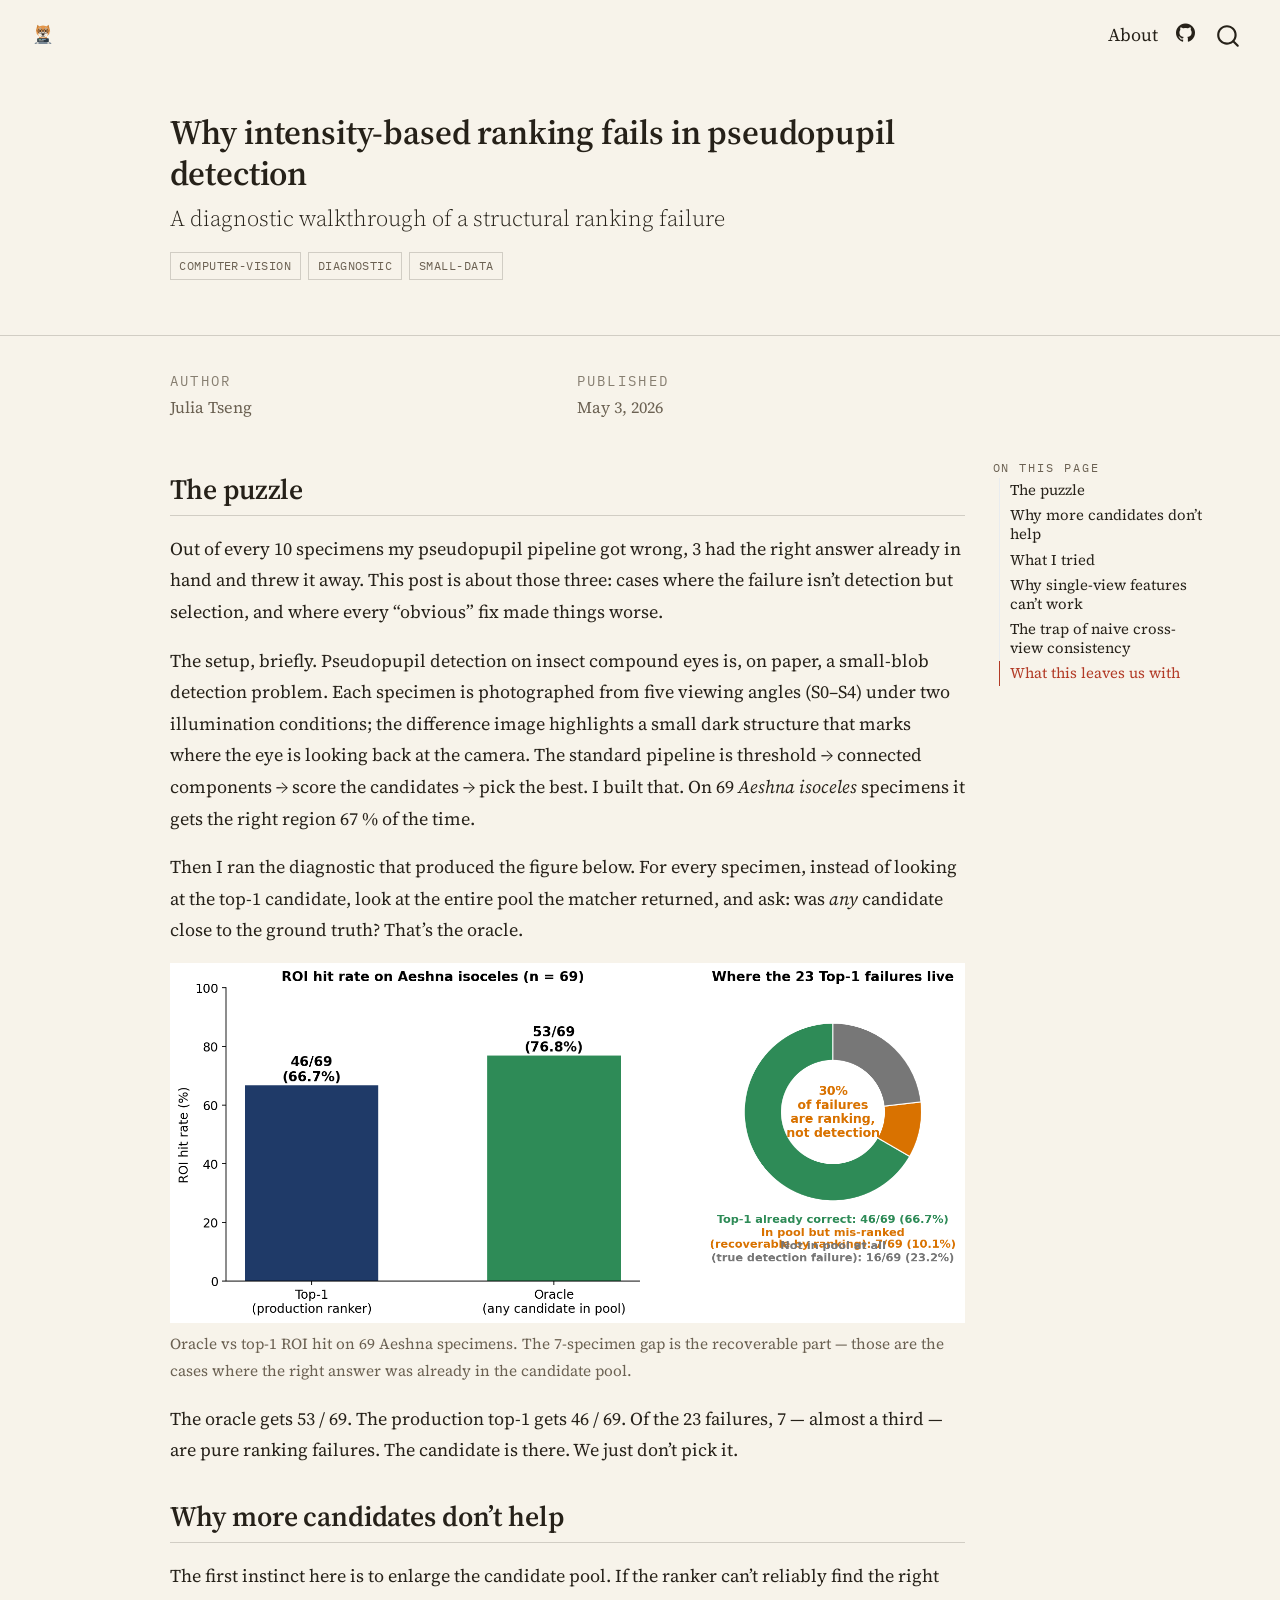
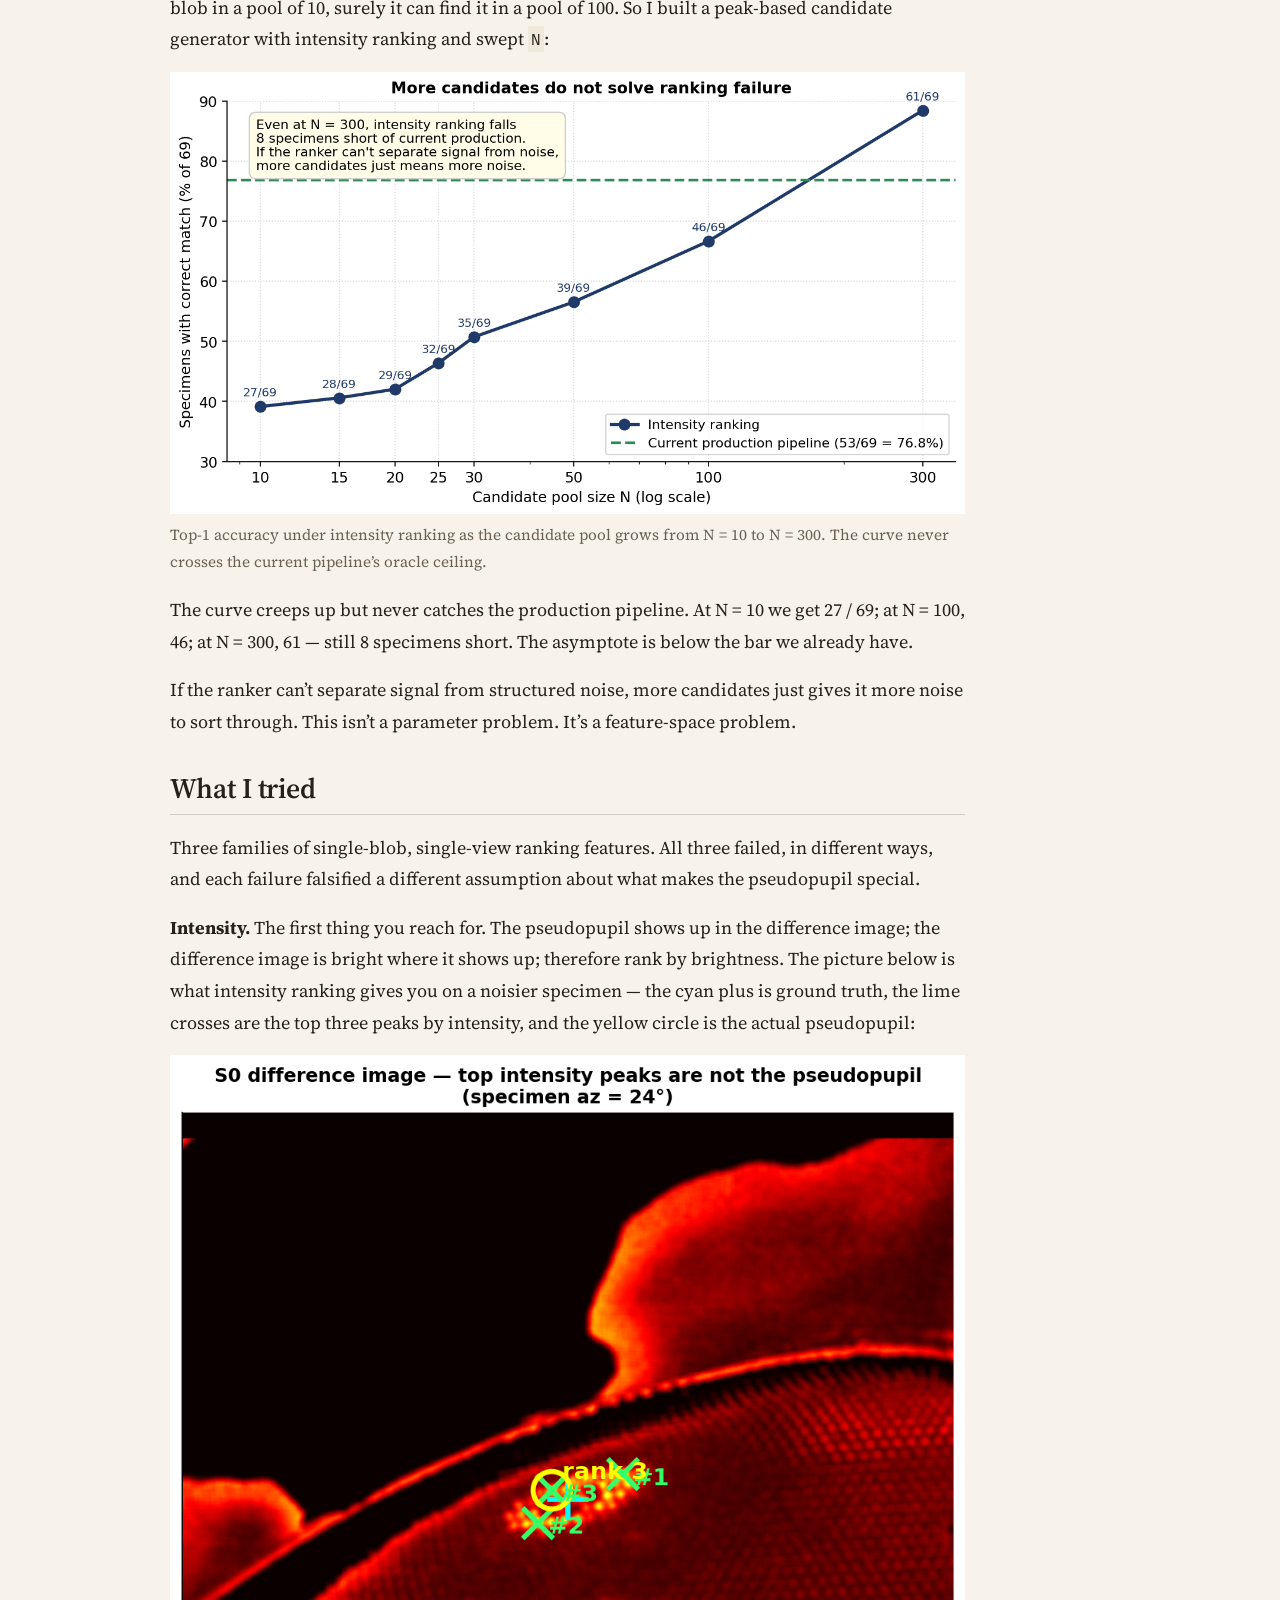
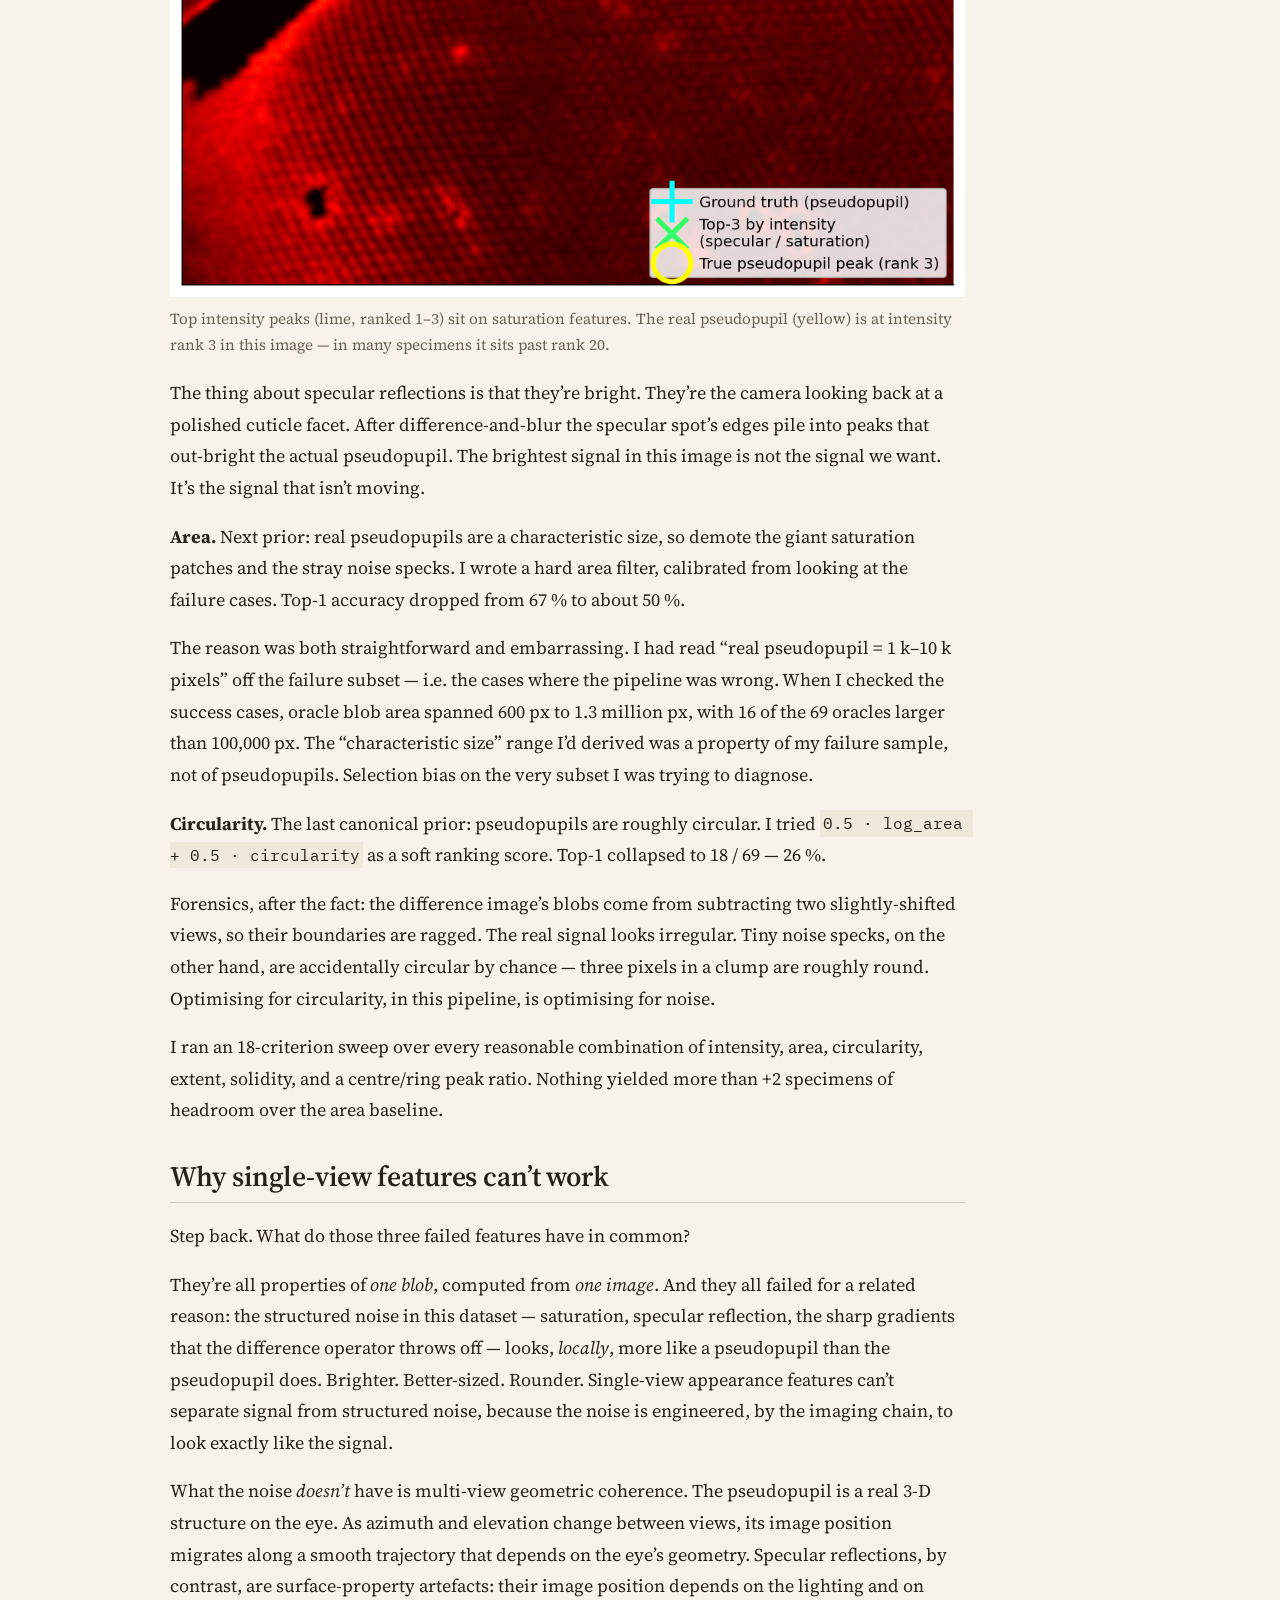
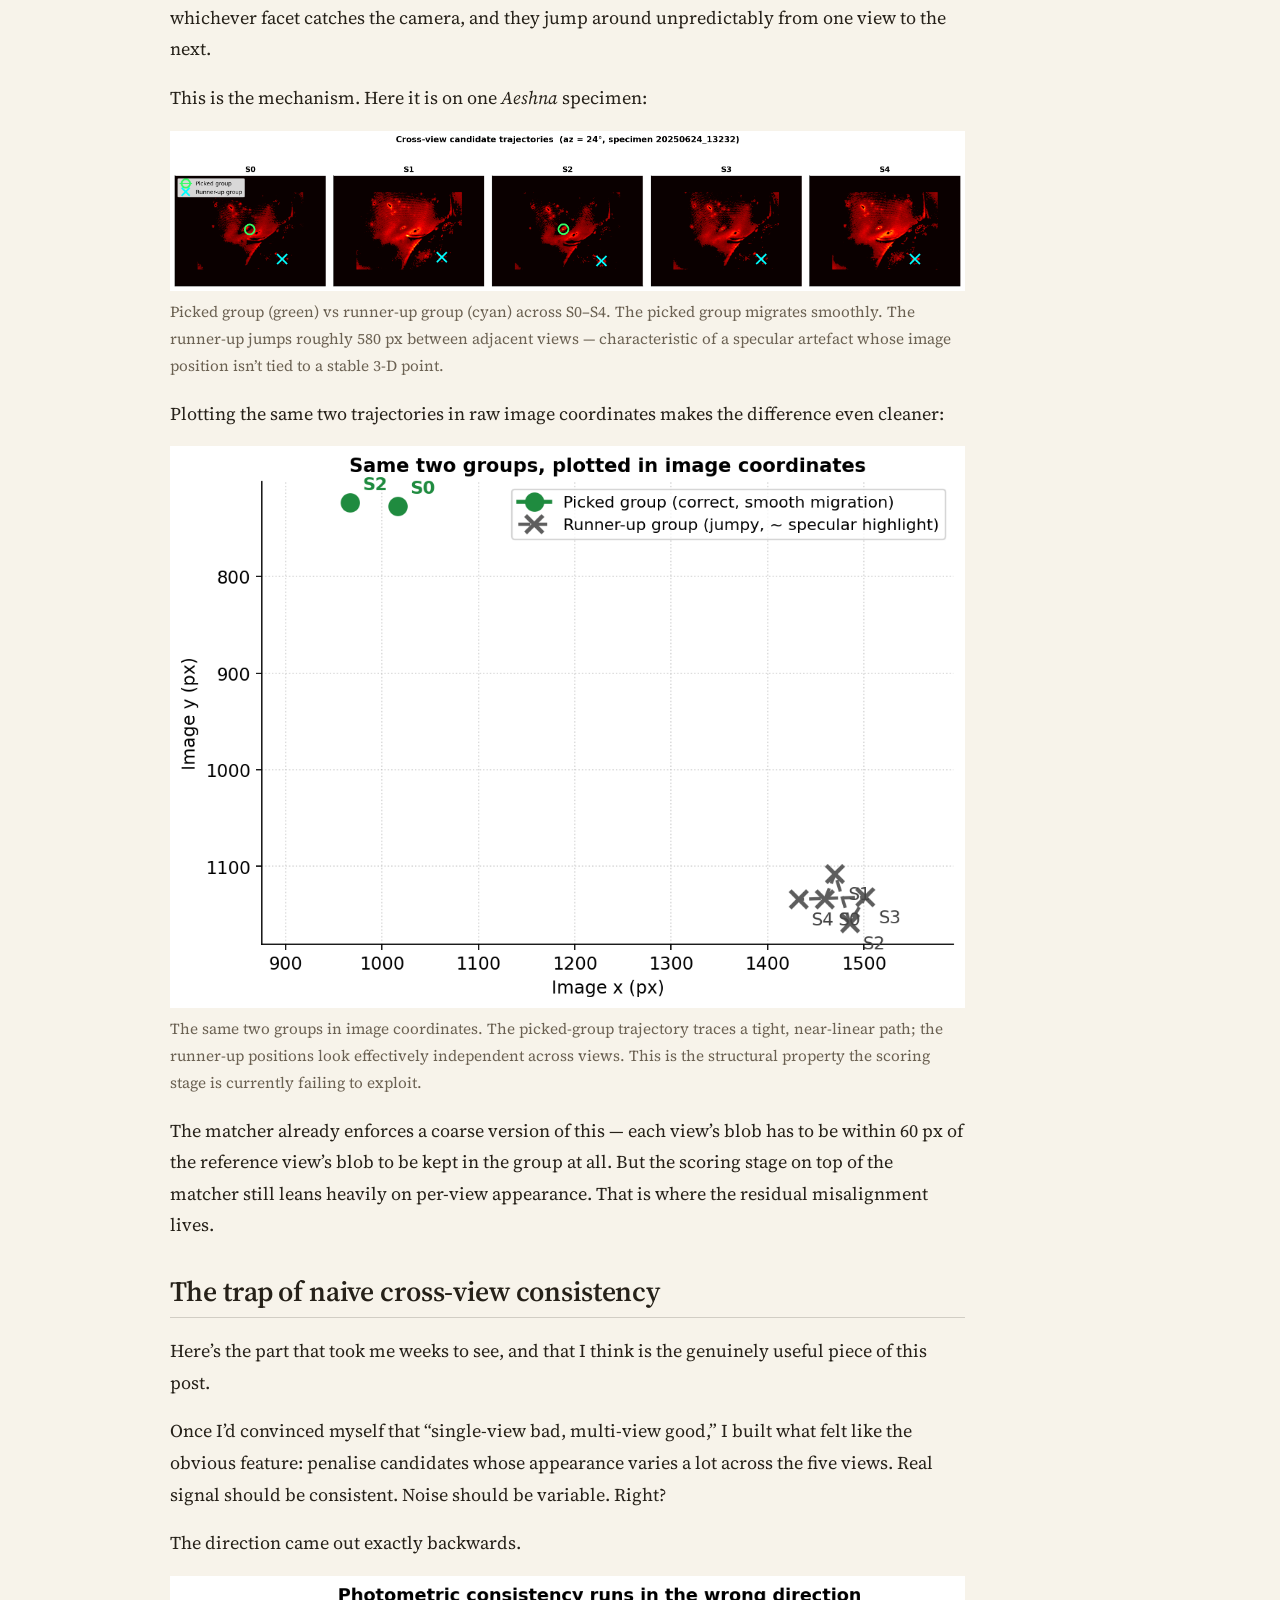
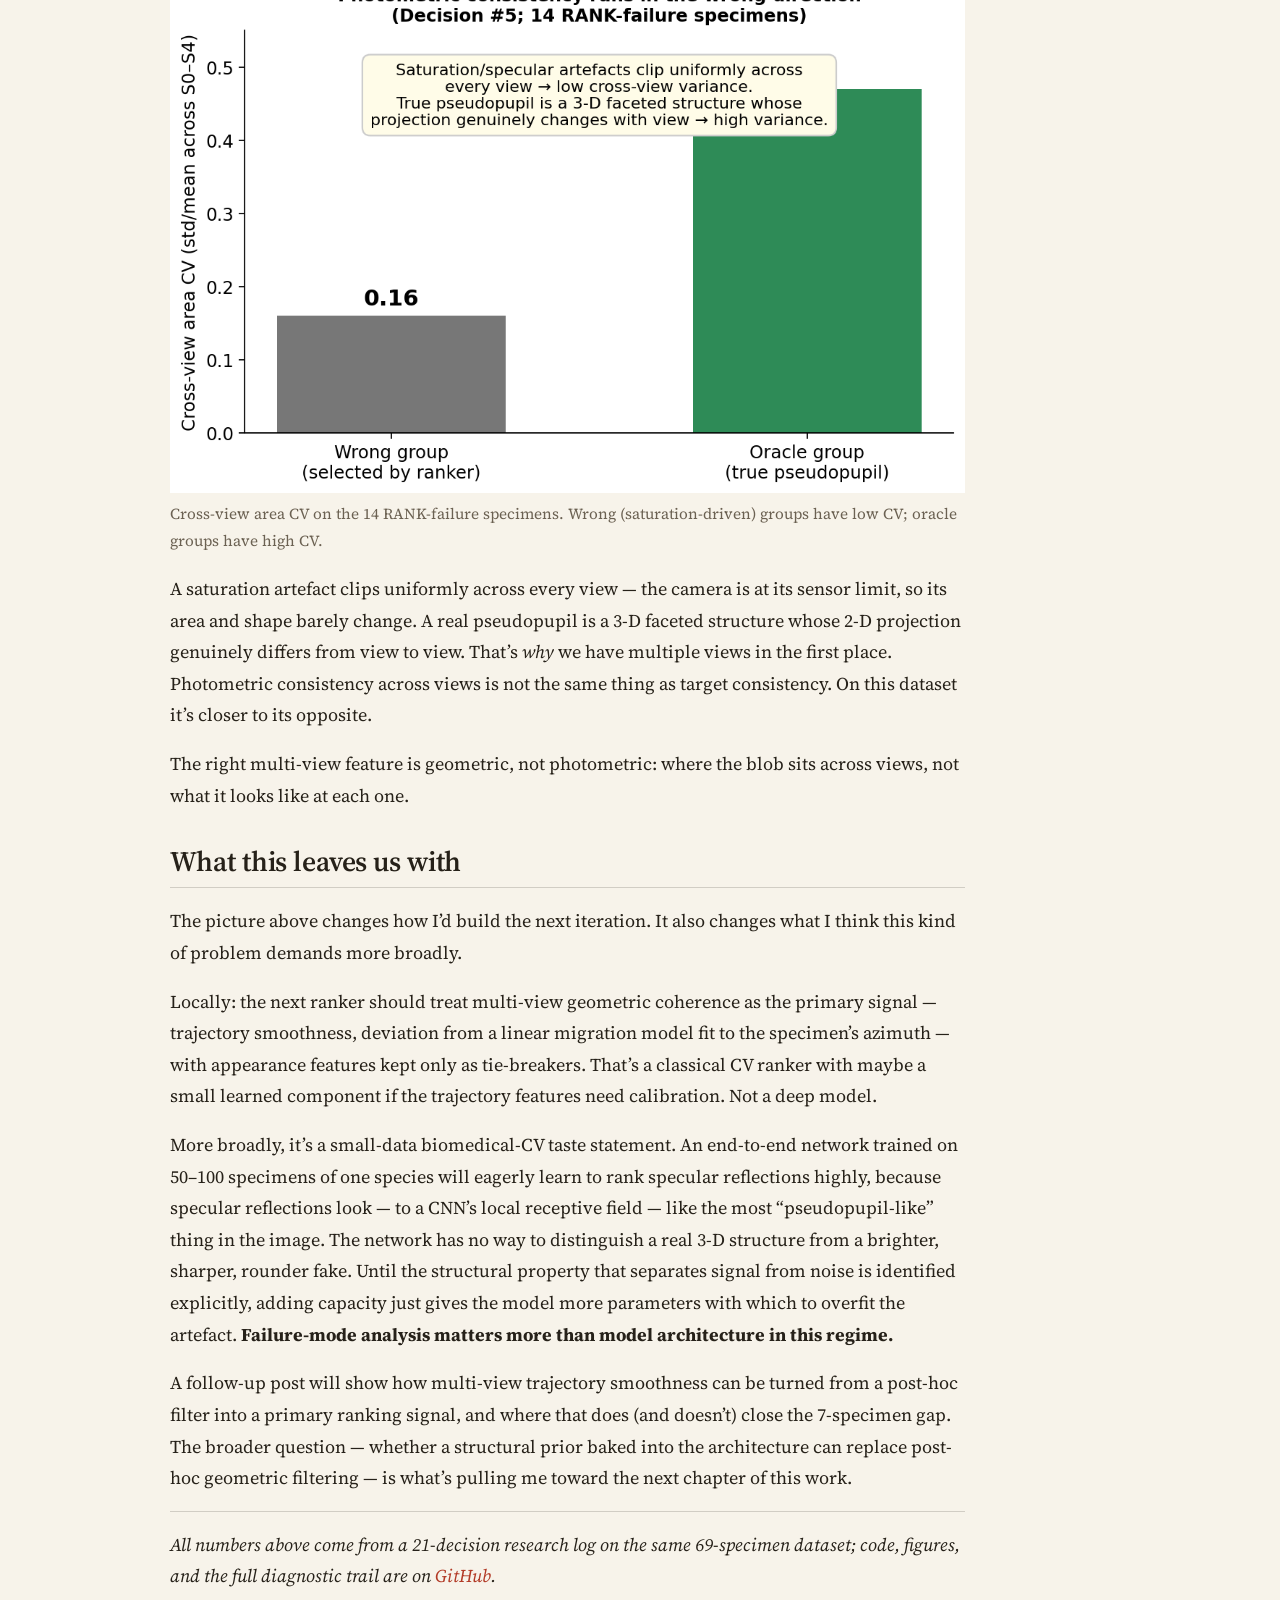
<file: posts/pseudopupil-ranking-diagnostic/index.html>
<!DOCTYPE html>
<html xmlns="http://www.w3.org/1999/xhtml" lang="en" xml:lang="en"><head>

<meta charset="utf-8">
<meta name="generator" content="quarto-1.10.19">

<meta name="viewport" content="width=device-width, initial-scale=1.0, user-scalable=yes">

<meta name="author" content="Julia Tseng">
<meta name="dcterms.date" content="2026-05-03">

<title>Why intensity-based ranking fails in pseudopupil detection – notes.judayori</title>
<style>
/* Default styles provided by pandoc.
** See https://pandoc.org/MANUAL.html#variables-for-html for config info.
*/
span.smallcaps{font-variant: small-caps;}
div.columns{display: flex; gap: 1.5em;}
div.column{flex: auto;}
@media screen {
div.columns{gap: min(4vw, 1.5em);}
div.column{overflow-x: auto;}
}
div.hanging-indent{margin-left: 1.5em; text-indent: -1.5em;}
ul.task-list{list-style: none;}
ul.task-list li input[type="checkbox"] {
  width: 0.8em;
  margin: 0 0.8em 0.2em -1em; /* quarto-specific, see https://github.com/quarto-dev/quarto-cli/issues/4556 */ 
  vertical-align: middle;
}
</style>


<script src="../../site_libs/quarto-nav/quarto-nav.js"></script>
<script src="../../site_libs/quarto-nav/headroom.min.js"></script>
<script src="../../site_libs/clipboard/clipboard.min.js"></script>
<script src="../../site_libs/quarto-search/autocomplete.umd.js"></script>
<script src="../../site_libs/quarto-search/fuse.min.js"></script>
<script src="../../site_libs/quarto-search/quarto-search.js"></script>
<meta name="quarto:offset" content="../../">
<link href="../../logo.svg" rel="icon" type="image/svg+xml">
<script src="../../site_libs/quarto-html/quarto.js" type="module"></script>
<script src="../../site_libs/quarto-html/tabsets/tabsets.js" type="module"></script>
<script src="../../site_libs/quarto-html/popper.min.js"></script>
<script src="../../site_libs/quarto-html/tippy.umd.min.js"></script>
<script src="../../site_libs/quarto-html/anchor.min.js"></script>
<link href="../../site_libs/quarto-html/tippy.css" rel="stylesheet">
<link href="../../site_libs/quarto-html/quarto-syntax-highlighting-d01a0285907841b456cc330c33c4178b.css" rel="stylesheet" class="quarto-color-scheme" id="quarto-text-highlighting-styles">
<link href="../../site_libs/quarto-html/quarto-syntax-highlighting-dark-0fdbf094c65d9082aef9456916f93799.css" rel="stylesheet" class="quarto-color-scheme quarto-color-alternate" id="quarto-text-highlighting-styles">
<link href="../../site_libs/quarto-html/quarto-syntax-highlighting-d01a0285907841b456cc330c33c4178b.css" rel="stylesheet" class="quarto-color-scheme-extra" id="quarto-text-highlighting-styles">
<script src="../../site_libs/bootstrap/bootstrap.min.js"></script>
<link href="../../site_libs/bootstrap/bootstrap-icons.css" rel="stylesheet">
<link href="../../site_libs/bootstrap/bootstrap-621b2b3867d698b3772f600a87738dcc.min.css" rel="stylesheet" append-hash="true" class="quarto-color-scheme" id="quarto-bootstrap" data-mode="light">
<link href="../../site_libs/bootstrap/bootstrap-dark-71fcf76a8664fe34564ce98ffd46302a.min.css" rel="stylesheet" append-hash="true" class="quarto-color-scheme quarto-color-alternate" id="quarto-bootstrap" data-mode="light">
<link href="../../site_libs/bootstrap/bootstrap-621b2b3867d698b3772f600a87738dcc.min.css" rel="stylesheet" append-hash="true" class="quarto-color-scheme-extra" id="quarto-bootstrap" data-mode="light">
<script id="quarto-search-options" type="application/json">{
  "location": "navbar",
  "copy-button": false,
  "collapse-after": 3,
  "panel-placement": "end",
  "type": "overlay",
  "limit": 50,
  "keyboard-shortcut": [
    "f",
    "/",
    "s"
  ],
  "show-item-context": false,
  "language": {
    "search-no-results-text": "No results",
    "search-matching-documents-text": "matching documents",
    "search-copy-link-title": "Copy link to search",
    "search-hide-matches-text": "Hide additional matches",
    "search-more-match-text": "more match in this document",
    "search-more-matches-text": "more matches in this document",
    "search-clear-button-title": "Clear",
    "search-text-placeholder": "",
    "search-detached-cancel-button-title": "Cancel",
    "search-submit-button-title": "Submit",
    "search-label": "Search"
  }
}</script>


<link rel="stylesheet" href="../../styles.css">
</head>

<body class="nav-fixed quarto-light">

<div id="quarto-search-results"></div>
  <header id="quarto-header" class="headroom fixed-top quarto-banner">
    <nav class="navbar navbar-expand-lg " data-bs-theme="dark">
      <div class="navbar-container container-fluid">
      <div class="navbar-brand-container mx-auto">
    <a href="../../index.html" class="navbar-brand navbar-brand-logo">
    <img src="../../logo.svg" alt="一隻戴眼鏡、在筆電前學寫程式的柴犬" class="navbar-logo light-content">
    <img src="../../logo.svg" alt="一隻戴眼鏡、在筆電前學寫程式的柴犬" class="navbar-logo dark-content">
    </a>
  </div>
            <div id="quarto-search" class="" title="Search"></div>
          <button class="navbar-toggler" type="button" data-bs-toggle="collapse" data-bs-target="#navbarCollapse" aria-controls="navbarCollapse" role="menu" aria-expanded="false" aria-label="Toggle navigation" onclick="if (window.quartoToggleHeadroom) { window.quartoToggleHeadroom(); }">
  <span class="navbar-toggler-icon"></span>
</button>
          <div class="collapse navbar-collapse" id="navbarCollapse">
            <ul class="navbar-nav navbar-nav-scroll ms-auto">
  <li class="nav-item">
    <a class="nav-link" href="../../about.html"> 
<span class="menu-text">About</span></a>
  </li>  
  <li class="nav-item compact">
    <a class="nav-link" href="https://github.com/jujuliaa12"> <i class="bi bi-github" role="img">
</i> 
<span class="menu-text"></span></a>
  </li>  
</ul>
          </div> <!-- /navcollapse -->
            <div class="quarto-navbar-tools">
</div>
      </div> <!-- /container-fluid -->
    </nav>
</header>
<!-- content -->
<header id="title-block-header" class="quarto-title-block default page-columns page-full">
  <div class="quarto-title-banner page-columns page-full">
    <div class="quarto-title column-body">
      <h1 class="title">Why intensity-based ranking fails in pseudopupil detection</h1>
            <p class="subtitle lead">A diagnostic walkthrough of a structural ranking failure</p>
                                <div class="quarto-categories">
                <div class="quarto-category">computer-vision</div>
                <div class="quarto-category">diagnostic</div>
                <div class="quarto-category">small-data</div>
              </div>
                  </div>
  </div>
    
  
  <div class="quarto-title-meta">

      <div>
      <div class="quarto-title-meta-heading">Author</div>
      <div class="quarto-title-meta-contents">
               <p>Julia Tseng </p>
            </div>
    </div>
      
      <div>
      <div class="quarto-title-meta-heading">Published</div>
      <div class="quarto-title-meta-contents">
        <p class="date">May 3, 2026</p>
      </div>
    </div>
    
      
    </div>
    
  
  </header><div id="quarto-content" class="quarto-container page-columns page-rows-contents page-layout-article page-navbar">
<!-- sidebar -->
<!-- margin-sidebar -->
    <div id="quarto-margin-sidebar" class="sidebar margin-sidebar">
        <nav id="TOC" role="doc-toc" class="toc-active">
    <h2 id="toc-title">On this page</h2>
   
  <ul>
  <li><a href="#the-puzzle" id="toc-the-puzzle" class="nav-link active" data-scroll-target="#the-puzzle">The puzzle</a></li>
  <li><a href="#why-more-candidates-dont-help" id="toc-why-more-candidates-dont-help" class="nav-link" data-scroll-target="#why-more-candidates-dont-help">Why more candidates don’t help</a></li>
  <li><a href="#what-i-tried" id="toc-what-i-tried" class="nav-link" data-scroll-target="#what-i-tried">What I tried</a></li>
  <li><a href="#why-single-view-features-cant-work" id="toc-why-single-view-features-cant-work" class="nav-link" data-scroll-target="#why-single-view-features-cant-work">Why single-view features can’t work</a></li>
  <li><a href="#the-trap-of-naive-cross-view-consistency" id="toc-the-trap-of-naive-cross-view-consistency" class="nav-link" data-scroll-target="#the-trap-of-naive-cross-view-consistency">The trap of naive cross-view consistency</a></li>
  <li><a href="#what-this-leaves-us-with" id="toc-what-this-leaves-us-with" class="nav-link" data-scroll-target="#what-this-leaves-us-with">What this leaves us with</a></li>
  </ul>
</nav>
    </div>
<!-- main -->
<main class="content quarto-banner-title-block" id="quarto-document-content">





<section id="the-puzzle" class="level2">
<h2 class="anchored" data-anchor-id="the-puzzle">The puzzle</h2>
<p>Out of every 10 specimens my pseudopupil pipeline got wrong, 3 had the right answer already in hand and threw it away. This post is about those three: cases where the failure isn’t detection but selection, and where every “obvious” fix made things worse.</p>
<p>The setup, briefly. Pseudopupil detection on insect compound eyes is, on paper, a small-blob detection problem. Each specimen is photographed from five viewing angles (S0–S4) under two illumination conditions; the difference image highlights a small dark structure that marks where the eye is looking back at the camera. The standard pipeline is threshold → connected components → score the candidates → pick the best. I built that. On 69 <em>Aeshna isoceles</em> specimens it gets the right region 67 % of the time.</p>
<p>Then I ran the diagnostic that produced the figure below. For every specimen, instead of looking at the top-1 candidate, look at the entire pool the matcher returned, and ask: was <em>any</em> candidate close to the ground truth? That’s the oracle.</p>
<div class="quarto-figure quarto-figure-center">
<figure class="figure">
<p><img src="fig1_oracle_vs_top1.png" class="img-fluid figure-img"></p>
<figcaption>Oracle vs top-1 ROI hit on 69 Aeshna specimens. The 7-specimen gap is the recoverable part — those are the cases where the right answer was already in the candidate pool.</figcaption>
</figure>
</div>
<p>The oracle gets 53 / 69. The production top-1 gets 46 / 69. Of the 23 failures, 7 — almost a third — are pure ranking failures. The candidate is there. We just don’t pick it.</p>
</section>
<section id="why-more-candidates-dont-help" class="level2">
<h2 class="anchored" data-anchor-id="why-more-candidates-dont-help">Why more candidates don’t help</h2>
<p>The first instinct here is to enlarge the candidate pool. If the ranker can’t reliably find the right blob in a pool of 10, surely it can find it in a pool of 100. So I built a peak-based candidate generator with intensity ranking and swept <code>N</code>:</p>
<div class="quarto-figure quarto-figure-center">
<figure class="figure">
<p><img src="fig2_n_vs_accuracy.png" class="img-fluid figure-img"></p>
<figcaption>Top-1 accuracy under intensity ranking as the candidate pool grows from N = 10 to N = 300. The curve never crosses the current pipeline’s oracle ceiling.</figcaption>
</figure>
</div>
<p>The curve creeps up but never catches the production pipeline. At N = 10 we get 27 / 69; at N = 100, 46; at N = 300, 61 — still 8 specimens short. The asymptote is below the bar we already have.</p>
<p>If the ranker can’t separate signal from structured noise, more candidates just gives it more noise to sort through. This isn’t a parameter problem. It’s a feature-space problem.</p>
</section>
<section id="what-i-tried" class="level2">
<h2 class="anchored" data-anchor-id="what-i-tried">What I tried</h2>
<p>Three families of single-blob, single-view ranking features. All three failed, in different ways, and each failure falsified a different assumption about what makes the pseudopupil special.</p>
<p><strong>Intensity.</strong> The first thing you reach for. The pseudopupil shows up in the difference image; the difference image is bright where it shows up; therefore rank by brightness. The picture below is what intensity ranking gives you on a noisier specimen — the cyan plus is ground truth, the lime crosses are the top three peaks by intensity, and the yellow circle is the actual pseudopupil:</p>
<div class="quarto-figure quarto-figure-center">
<figure class="figure">
<p><img src="fig3_specular_vs_real.png" class="img-fluid figure-img"></p>
<figcaption>Top intensity peaks (lime, ranked 1–3) sit on saturation features. The real pseudopupil (yellow) is at intensity rank 3 in this image — in many specimens it sits past rank 20.</figcaption>
</figure>
</div>
<p>The thing about specular reflections is that they’re bright. They’re the camera looking back at a polished cuticle facet. After difference-and-blur the specular spot’s edges pile into peaks that out-bright the actual pseudopupil. The brightest signal in this image is not the signal we want. It’s the signal that isn’t moving.</p>
<p><strong>Area.</strong> Next prior: real pseudopupils are a characteristic size, so demote the giant saturation patches and the stray noise specks. I wrote a hard area filter, calibrated from looking at the failure cases. Top-1 accuracy dropped from 67 % to about 50 %.</p>
<p>The reason was both straightforward and embarrassing. I had read “real pseudopupil = 1 k–10 k pixels” off the failure subset — i.e. the cases where the pipeline was wrong. When I checked the success cases, oracle blob area spanned 600 px to 1.3 million px, with 16 of the 69 oracles larger than 100,000 px. The “characteristic size” range I’d derived was a property of my failure sample, not of pseudopupils. Selection bias on the very subset I was trying to diagnose.</p>
<p><strong>Circularity.</strong> The last canonical prior: pseudopupils are roughly circular. I tried <code>0.5 · log_area + 0.5 · circularity</code> as a soft ranking score. Top-1 collapsed to 18 / 69 — 26 %.</p>
<p>Forensics, after the fact: the difference image’s blobs come from subtracting two slightly-shifted views, so their boundaries are ragged. The real signal looks irregular. Tiny noise specks, on the other hand, are accidentally circular by chance — three pixels in a clump are roughly round. Optimising for circularity, in this pipeline, is optimising for noise.</p>
<p>I ran an 18-criterion sweep over every reasonable combination of intensity, area, circularity, extent, solidity, and a centre/ring peak ratio. Nothing yielded more than +2 specimens of headroom over the area baseline.</p>
</section>
<section id="why-single-view-features-cant-work" class="level2">
<h2 class="anchored" data-anchor-id="why-single-view-features-cant-work">Why single-view features can’t work</h2>
<p>Step back. What do those three failed features have in common?</p>
<p>They’re all properties of <em>one blob</em>, computed from <em>one image</em>. And they all failed for a related reason: the structured noise in this dataset — saturation, specular reflection, the sharp gradients that the difference operator throws off — looks, <em>locally</em>, more like a pseudopupil than the pseudopupil does. Brighter. Better-sized. Rounder. Single-view appearance features can’t separate signal from structured noise, because the noise is engineered, by the imaging chain, to look exactly like the signal.</p>
<p>What the noise <em>doesn’t</em> have is multi-view geometric coherence. The pseudopupil is a real 3-D structure on the eye. As azimuth and elevation change between views, its image position migrates along a smooth trajectory that depends on the eye’s geometry. Specular reflections, by contrast, are surface-property artefacts: their image position depends on the lighting and on whichever facet catches the camera, and they jump around unpredictably from one view to the next.</p>
<p>This is the mechanism. Here it is on one <em>Aeshna</em> specimen:</p>
<div class="quarto-figure quarto-figure-center">
<figure class="figure">
<p><img src="fig4_cross_view_trajectory.png" class="img-fluid figure-img"></p>
<figcaption>Picked group (green) vs runner-up group (cyan) across S0–S4. The picked group migrates smoothly. The runner-up jumps roughly 580 px between adjacent views — characteristic of a specular artefact whose image position isn’t tied to a stable 3-D point.</figcaption>
</figure>
</div>
<p>Plotting the same two trajectories in raw image coordinates makes the difference even cleaner:</p>
<div class="quarto-figure quarto-figure-center">
<figure class="figure">
<p><img src="fig4b_trajectory_overlay.png" class="img-fluid figure-img"></p>
<figcaption>The same two groups in image coordinates. The picked-group trajectory traces a tight, near-linear path; the runner-up positions look effectively independent across views. This is the structural property the scoring stage is currently failing to exploit.</figcaption>
</figure>
</div>
<p>The matcher already enforces a coarse version of this — each view’s blob has to be within 60 px of the reference view’s blob to be kept in the group at all. But the scoring stage on top of the matcher still leans heavily on per-view appearance. That is where the residual misalignment lives.</p>
</section>
<section id="the-trap-of-naive-cross-view-consistency" class="level2">
<h2 class="anchored" data-anchor-id="the-trap-of-naive-cross-view-consistency">The trap of naive cross-view consistency</h2>
<p>Here’s the part that took me weeks to see, and that I think is the genuinely useful piece of this post.</p>
<p>Once I’d convinced myself that “single-view bad, multi-view good,” I built what felt like the obvious feature: penalise candidates whose appearance varies a lot across the five views. Real signal should be consistent. Noise should be variable. Right?</p>
<p>The direction came out exactly backwards.</p>
<div class="quarto-figure quarto-figure-center">
<figure class="figure">
<p><img src="fig5_appearance_cv.png" class="img-fluid figure-img"></p>
<figcaption>Cross-view area CV on the 14 RANK-failure specimens. Wrong (saturation-driven) groups have low CV; oracle groups have high CV.</figcaption>
</figure>
</div>
<p>A saturation artefact clips uniformly across every view — the camera is at its sensor limit, so its area and shape barely change. A real pseudopupil is a 3-D faceted structure whose 2-D projection genuinely differs from view to view. That’s <em>why</em> we have multiple views in the first place. Photometric consistency across views is not the same thing as target consistency. On this dataset it’s closer to its opposite.</p>
<p>The right multi-view feature is geometric, not photometric: where the blob sits across views, not what it looks like at each one.</p>
</section>
<section id="what-this-leaves-us-with" class="level2">
<h2 class="anchored" data-anchor-id="what-this-leaves-us-with">What this leaves us with</h2>
<p>The picture above changes how I’d build the next iteration. It also changes what I think this kind of problem demands more broadly.</p>
<p>Locally: the next ranker should treat multi-view geometric coherence as the primary signal — trajectory smoothness, deviation from a linear migration model fit to the specimen’s azimuth — with appearance features kept only as tie-breakers. That’s a classical CV ranker with maybe a small learned component if the trajectory features need calibration. Not a deep model.</p>
<p>More broadly, it’s a small-data biomedical-CV taste statement. An end-to-end network trained on 50–100 specimens of one species will eagerly learn to rank specular reflections highly, because specular reflections look — to a CNN’s local receptive field — like the most “pseudopupil-like” thing in the image. The network has no way to distinguish a real 3-D structure from a brighter, sharper, rounder fake. Until the structural property that separates signal from noise is identified explicitly, adding capacity just gives the model more parameters with which to overfit the artefact. <strong>Failure-mode analysis matters more than model architecture in this regime.</strong></p>
<p>A follow-up post will show how multi-view trajectory smoothness can be turned from a post-hoc filter into a primary ranking signal, and where that does (and doesn’t) close the 7-specimen gap. The broader question — whether a structural prior baked into the architecture can replace post-hoc geometric filtering — is what’s pulling me toward the next chapter of this work.</p>
<hr>
<p><em>All numbers above come from a 21-decision research log on the same 69-specimen dataset; code, figures, and the full diagnostic trail are on <a href="https://github.com/jujuliaa12/InsectPseudopupilDetection">GitHub</a>.</em></p>


</section>

</main> <!-- /main -->
<script id="quarto-html-after-body" type="application/javascript">
  window.document.addEventListener("DOMContentLoaded", function (event) {
    const icon = "";
    const anchorJS = new window.AnchorJS();
    anchorJS.options = {
      placement: 'right',
      icon: icon
    };
    anchorJS.add('.anchored');
    const isCodeAnnotation = (el) => {
      for (const clz of el.classList) {
        if (clz.startsWith('code-annotation-')) {                     
          return true;
        }
      }
      return false;
    }
    const onCopySuccess = function(e) {
      // button target
      const button = e.trigger;
      // don't keep focus
      button.blur();
      // flash "checked"
      button.classList.add('code-copy-button-checked');
      var currentTitle = button.getAttribute("title");
      button.setAttribute("title", "Copied!");
      let tooltip;
      if (window.bootstrap) {
        button.setAttribute("data-bs-toggle", "tooltip");
        button.setAttribute("data-bs-placement", "left");
        button.setAttribute("data-bs-title", "Copied!");
        tooltip = new bootstrap.Tooltip(button, 
          { trigger: "manual", 
            customClass: "code-copy-button-tooltip",
            offset: [0, -8]});
        tooltip.show();    
      }
      setTimeout(function() {
        if (tooltip) {
          tooltip.hide();
          button.removeAttribute("data-bs-title");
          button.removeAttribute("data-bs-toggle");
          button.removeAttribute("data-bs-placement");
        }
        button.setAttribute("title", currentTitle);
        button.classList.remove('code-copy-button-checked');
      }, 1000);
      // clear code selection
      e.clearSelection();
    }
    const getTextToCopy = function(trigger) {
      const outerScaffold = trigger.parentElement.cloneNode(true);
      const codeEl = outerScaffold.querySelector('code');
      for (const childEl of codeEl.children) {
        if (isCodeAnnotation(childEl)) {
          childEl.remove();
        }
      }
      return codeEl.innerText;
    }
    const clipboard = new window.ClipboardJS('.code-copy-button:not([data-in-quarto-modal])', {
      text: getTextToCopy
    });
    clipboard.on('success', onCopySuccess);
    if (window.document.getElementById('quarto-embedded-source-code-modal')) {
      const clipboardModal = new window.ClipboardJS('.code-copy-button[data-in-quarto-modal]', {
        text: getTextToCopy,
        container: window.document.getElementById('quarto-embedded-source-code-modal')
      });
      clipboardModal.on('success', onCopySuccess);
    }
      var localhostRegex = new RegExp(/^(?:http|https):\/\/localhost\:?[0-9]*\//);
      var mailtoRegex = new RegExp(/^mailto:/);
        var filterRegex = new RegExp("https:\/\/blog\.judayori\.com\/");
      var isInternal = (href) => {
          return filterRegex.test(href) || localhostRegex.test(href) || mailtoRegex.test(href);
      }
      // Inspect non-navigation links and adorn them if external
     var links = window.document.querySelectorAll('a[href]:not(.nav-link):not(.navbar-brand):not(.toc-action):not(.sidebar-link):not(.sidebar-item-toggle):not(.pagination-link):not(.no-external):not([aria-hidden]):not(.dropdown-item):not(.quarto-navigation-tool):not(.about-link)');
      for (var i=0; i<links.length; i++) {
        const link = links[i];
        if (!isInternal(link.href)) {
          // undo the damage that might have been done by quarto-nav.js in the case of
          // links that we want to consider external
          if (link.dataset.originalHref !== undefined) {
            link.href = link.dataset.originalHref;
          }
        }
      }
    function tippyHover(el, contentFn, onTriggerFn, onUntriggerFn) {
      const config = {
        allowHTML: true,
        maxWidth: 500,
        delay: 100,
        arrow: false,
        appendTo: function(el) {
            return el.parentElement;
        },
        interactive: true,
        interactiveBorder: 10,
        theme: 'quarto',
        placement: 'bottom-start',
      };
      if (contentFn) {
        config.content = contentFn;
      }
      if (onTriggerFn) {
        config.onTrigger = onTriggerFn;
      }
      if (onUntriggerFn) {
        config.onUntrigger = onUntriggerFn;
      }
      window.tippy(el, config); 
    }
    const noterefs = window.document.querySelectorAll('a[role="doc-noteref"]');
    for (var i=0; i<noterefs.length; i++) {
      const ref = noterefs[i];
      tippyHover(ref, function() {
        // use id or data attribute instead here
        let href = ref.getAttribute('data-footnote-href') || ref.getAttribute('href');
        try { href = new URL(href).hash; } catch {}
        const id = href.replace(/^#\/?/, "");
        const note = window.document.getElementById(id);
        if (note) {
          return note.innerHTML;
        } else {
          return "";
        }
      });
    }
    const xrefs = window.document.querySelectorAll('a.quarto-xref');
    const processXRef = (id, note) => {
      // Strip column container classes
      const stripColumnClz = (el) => {
        el.classList.remove("page-full", "page-columns");
        if (el.children) {
          for (const child of el.children) {
            stripColumnClz(child);
          }
        }
      }
      stripColumnClz(note)
      if (id === null || id.startsWith('sec-')) {
        // Special case sections, only their first couple elements
        const container = document.createElement("div");
        if (note.children && note.children.length > 2) {
          container.appendChild(note.children[0].cloneNode(true));
          for (let i = 1; i < note.children.length; i++) {
            const child = note.children[i];
            if (child.tagName === "P" && child.innerText === "") {
              continue;
            } else {
              container.appendChild(child.cloneNode(true));
              break;
            }
          }
          if (window.Quarto?.typesetMath) {
            window.Quarto.typesetMath(container);
          }
          return container.innerHTML
        } else {
          if (window.Quarto?.typesetMath) {
            window.Quarto.typesetMath(note);
          }
          return note.innerHTML;
        }
      } else {
        // Remove any anchor links if they are present
        const anchorLink = note.querySelector('a.anchorjs-link');
        if (anchorLink) {
          anchorLink.remove();
        }
        if (window.Quarto?.typesetMath) {
          window.Quarto.typesetMath(note);
        }
        if (note.classList.contains("callout")) {
          return note.outerHTML;
        } else {
          return note.innerHTML;
        }
      }
    }
    for (var i=0; i<xrefs.length; i++) {
      const xref = xrefs[i];
      tippyHover(xref, undefined, function(instance) {
        instance.disable();
        let url = xref.getAttribute('href');
        let hash = undefined; 
        if (url.startsWith('#')) {
          hash = url;
        } else {
          try { hash = new URL(url).hash; } catch {}
        }
        if (hash) {
          const id = hash.replace(/^#\/?/, "");
          const note = window.document.getElementById(id);
          if (note !== null) {
            try {
              const html = processXRef(id, note.cloneNode(true));
              instance.setContent(html);
            } finally {
              instance.enable();
              instance.show();
            }
          } else {
            // See if we can fetch this
            fetch(url.split('#')[0])
            .then(res => res.text())
            .then(html => {
              const parser = new DOMParser();
              const htmlDoc = parser.parseFromString(html, "text/html");
              const note = htmlDoc.getElementById(id);
              if (note !== null) {
                const html = processXRef(id, note);
                instance.setContent(html);
              } 
            }).finally(() => {
              instance.enable();
              instance.show();
            });
          }
        } else {
          // See if we can fetch a full url (with no hash to target)
          // This is a special case and we should probably do some content thinning / targeting
          fetch(url)
          .then(res => res.text())
          .then(html => {
            const parser = new DOMParser();
            const htmlDoc = parser.parseFromString(html, "text/html");
            const note = htmlDoc.querySelector('main.content');
            if (note !== null) {
              // This should only happen for chapter cross references
              // (since there is no id in the URL)
              // remove the first header
              if (note.children.length > 0 && note.children[0].tagName === "HEADER") {
                note.children[0].remove();
              }
              const html = processXRef(null, note);
              instance.setContent(html);
            } 
          }).finally(() => {
            instance.enable();
            instance.show();
          });
        }
      }, function(instance) {
      });
    }
        let selectedAnnoteEl;
        const selectorForAnnotation = ( cell, annotation) => {
          let cellAttr = 'data-code-cell="' + cell + '"';
          let lineAttr = 'data-code-annotation="' +  annotation + '"';
          const selector = 'span[' + cellAttr + '][' + lineAttr + ']';
          return selector;
        }
        const selectCodeLines = (annoteEl) => {
          const doc = window.document;
          const targetCell = annoteEl.getAttribute("data-target-cell");
          const targetAnnotation = annoteEl.getAttribute("data-target-annotation");
          const annoteSpan = window.document.querySelector(selectorForAnnotation(targetCell, targetAnnotation));
          const lines = annoteSpan.getAttribute("data-code-lines").split(",");
          const lineIds = lines.map((line) => {
            return targetCell + "-" + line;
          })
          let top = null;
          let height = null;
          let parent = null;
          if (lineIds.length > 0) {
              //compute the position of the single el (top and bottom and make a div)
              const el = window.document.getElementById(lineIds[0]);
              top = el.offsetTop;
              height = el.offsetHeight;
              parent = el.parentElement.parentElement;
            if (lineIds.length > 1) {
              const lastEl = window.document.getElementById(lineIds[lineIds.length - 1]);
              const bottom = lastEl.offsetTop + lastEl.offsetHeight;
              height = bottom - top;
            }
            if (top !== null && height !== null && parent !== null) {
              // cook up a div (if necessary) and position it 
              let div = window.document.getElementById("code-annotation-line-highlight");
              if (div === null) {
                div = window.document.createElement("div");
                div.setAttribute("id", "code-annotation-line-highlight");
                div.style.position = 'absolute';
                parent.appendChild(div);
              }
              div.style.top = top - 2 + "px";
              div.style.height = height + 4 + "px";
              div.style.left = 0;
              let gutterDiv = window.document.getElementById("code-annotation-line-highlight-gutter");
              if (gutterDiv === null) {
                gutterDiv = window.document.createElement("div");
                gutterDiv.setAttribute("id", "code-annotation-line-highlight-gutter");
                gutterDiv.style.position = 'absolute';
                const codeCell = window.document.getElementById(targetCell);
                const gutter = codeCell.querySelector('.code-annotation-gutter');
                gutter.appendChild(gutterDiv);
              }
              gutterDiv.style.top = top - 2 + "px";
              gutterDiv.style.height = height + 4 + "px";
            }
            selectedAnnoteEl = annoteEl;
          }
        };
        const unselectCodeLines = () => {
          const elementsIds = ["code-annotation-line-highlight", "code-annotation-line-highlight-gutter"];
          elementsIds.forEach((elId) => {
            const div = window.document.getElementById(elId);
            if (div) {
              div.remove();
            }
          });
          selectedAnnoteEl = undefined;
        };
          // Handle positioning of the toggle
      window.addEventListener(
        "resize",
        throttle(() => {
          elRect = undefined;
          if (selectedAnnoteEl) {
            selectCodeLines(selectedAnnoteEl);
          }
        }, 10)
      );
      function throttle(fn, ms) {
      let throttle = false;
      let timer;
        return (...args) => {
          if(!throttle) { // first call gets through
              fn.apply(this, args);
              throttle = true;
          } else { // all the others get throttled
              if(timer) clearTimeout(timer); // cancel #2
              timer = setTimeout(() => {
                fn.apply(this, args);
                timer = throttle = false;
              }, ms);
          }
        };
      }
        // Attach click handler to the DT
        const annoteDls = window.document.querySelectorAll('dt[data-target-cell]');
        for (const annoteDlNode of annoteDls) {
          annoteDlNode.addEventListener('click', (event) => {
            const clickedEl = event.target;
            if (clickedEl !== selectedAnnoteEl) {
              unselectCodeLines();
              const activeEl = window.document.querySelector('dt[data-target-cell].code-annotation-active');
              if (activeEl) {
                activeEl.classList.remove('code-annotation-active');
              }
              selectCodeLines(clickedEl);
              clickedEl.classList.add('code-annotation-active');
            } else {
              // Unselect the line
              unselectCodeLines();
              clickedEl.classList.remove('code-annotation-active');
            }
          });
        }
    const findCites = (el) => {
      const parentEl = el.parentElement;
      if (parentEl) {
        const cites = parentEl.dataset.cites;
        if (cites) {
          return {
            el,
            cites: cites.split(' ')
          };
        } else {
          return findCites(el.parentElement)
        }
      } else {
        return undefined;
      }
    };
    var bibliorefs = window.document.querySelectorAll('a[role="doc-biblioref"]');
    for (var i=0; i<bibliorefs.length; i++) {
      const ref = bibliorefs[i];
      const citeInfo = findCites(ref);
      if (citeInfo) {
        tippyHover(citeInfo.el, function() {
          var popup = window.document.createElement('div');
          citeInfo.cites.forEach(function(cite) {
            var citeDiv = window.document.createElement('div');
            citeDiv.classList.add('hanging-indent');
            citeDiv.classList.add('csl-entry');
            var biblioDiv = window.document.getElementById('ref-' + cite);
            if (biblioDiv) {
              citeDiv.innerHTML = biblioDiv.innerHTML;
            }
            popup.appendChild(citeDiv);
          });
          return popup.innerHTML;
        });
      }
    }
  });
  </script>
</div> <!-- /content -->




</body></html>
</file>
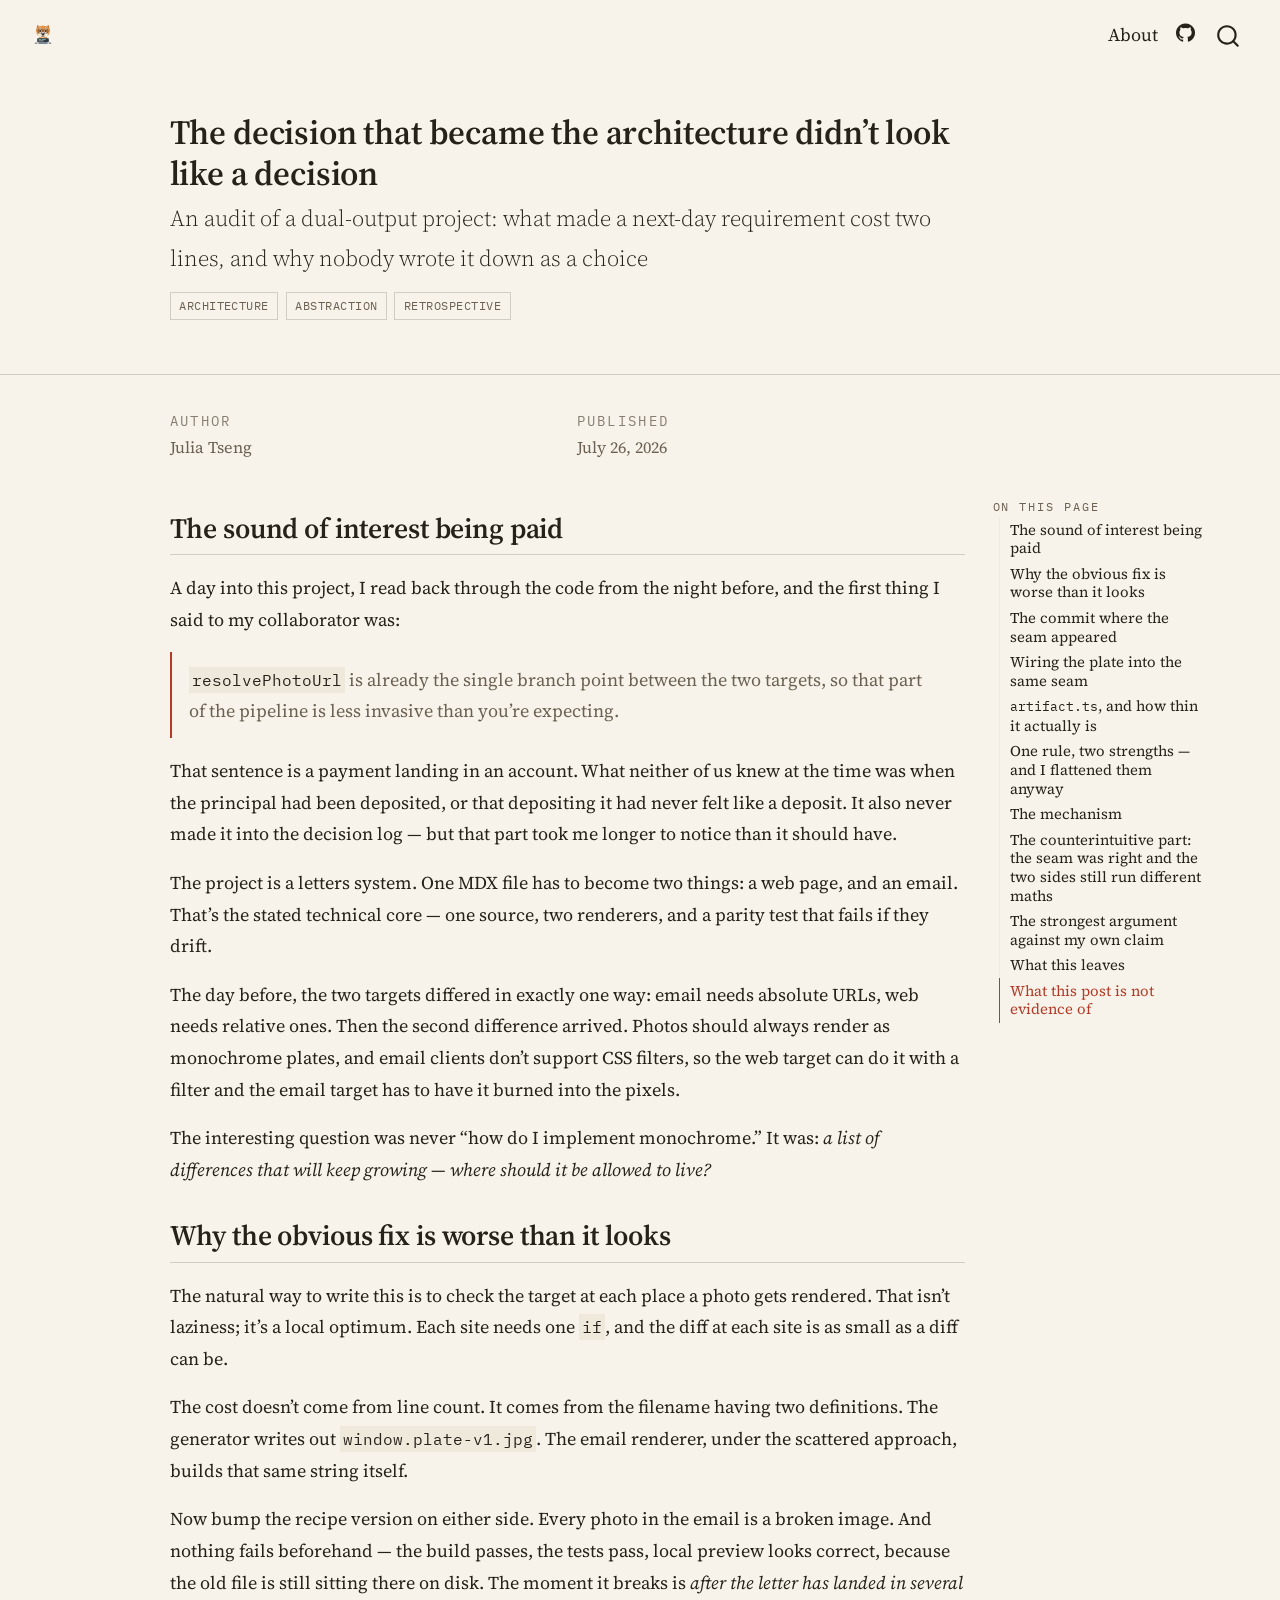
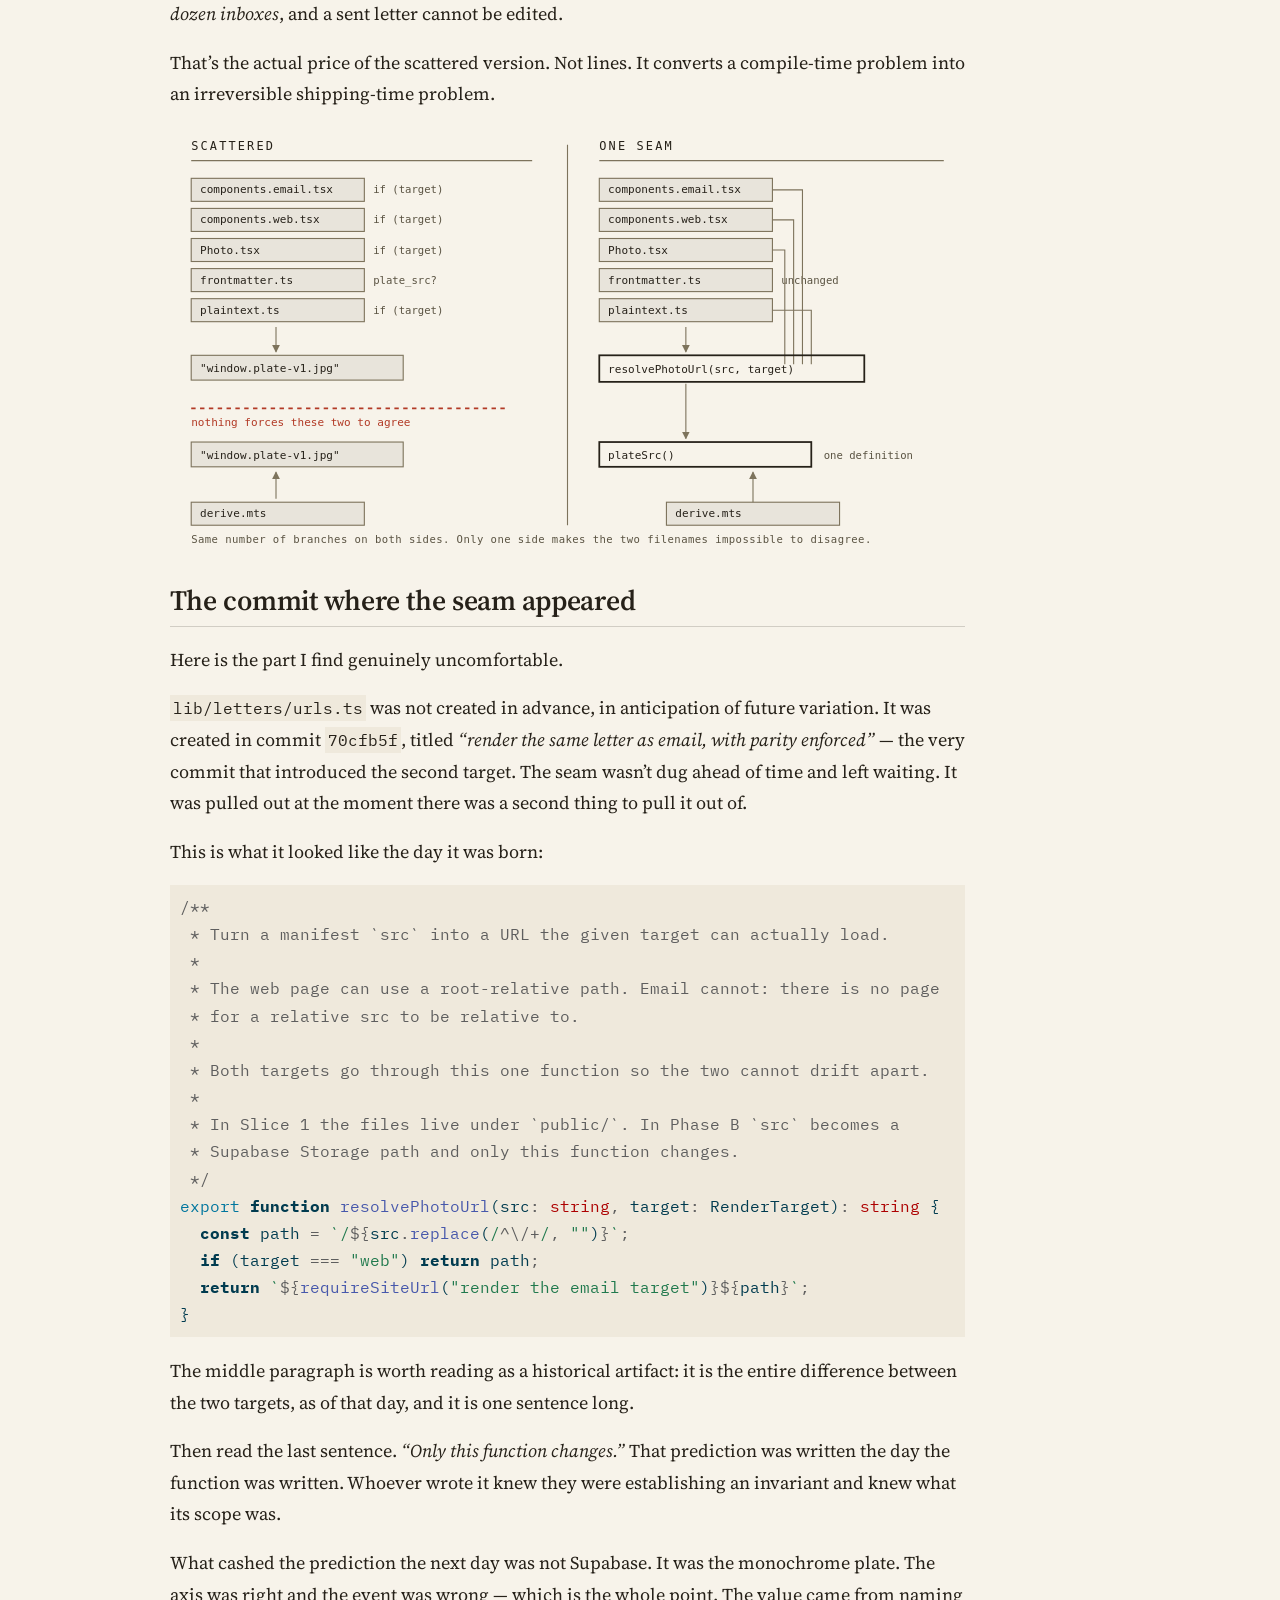
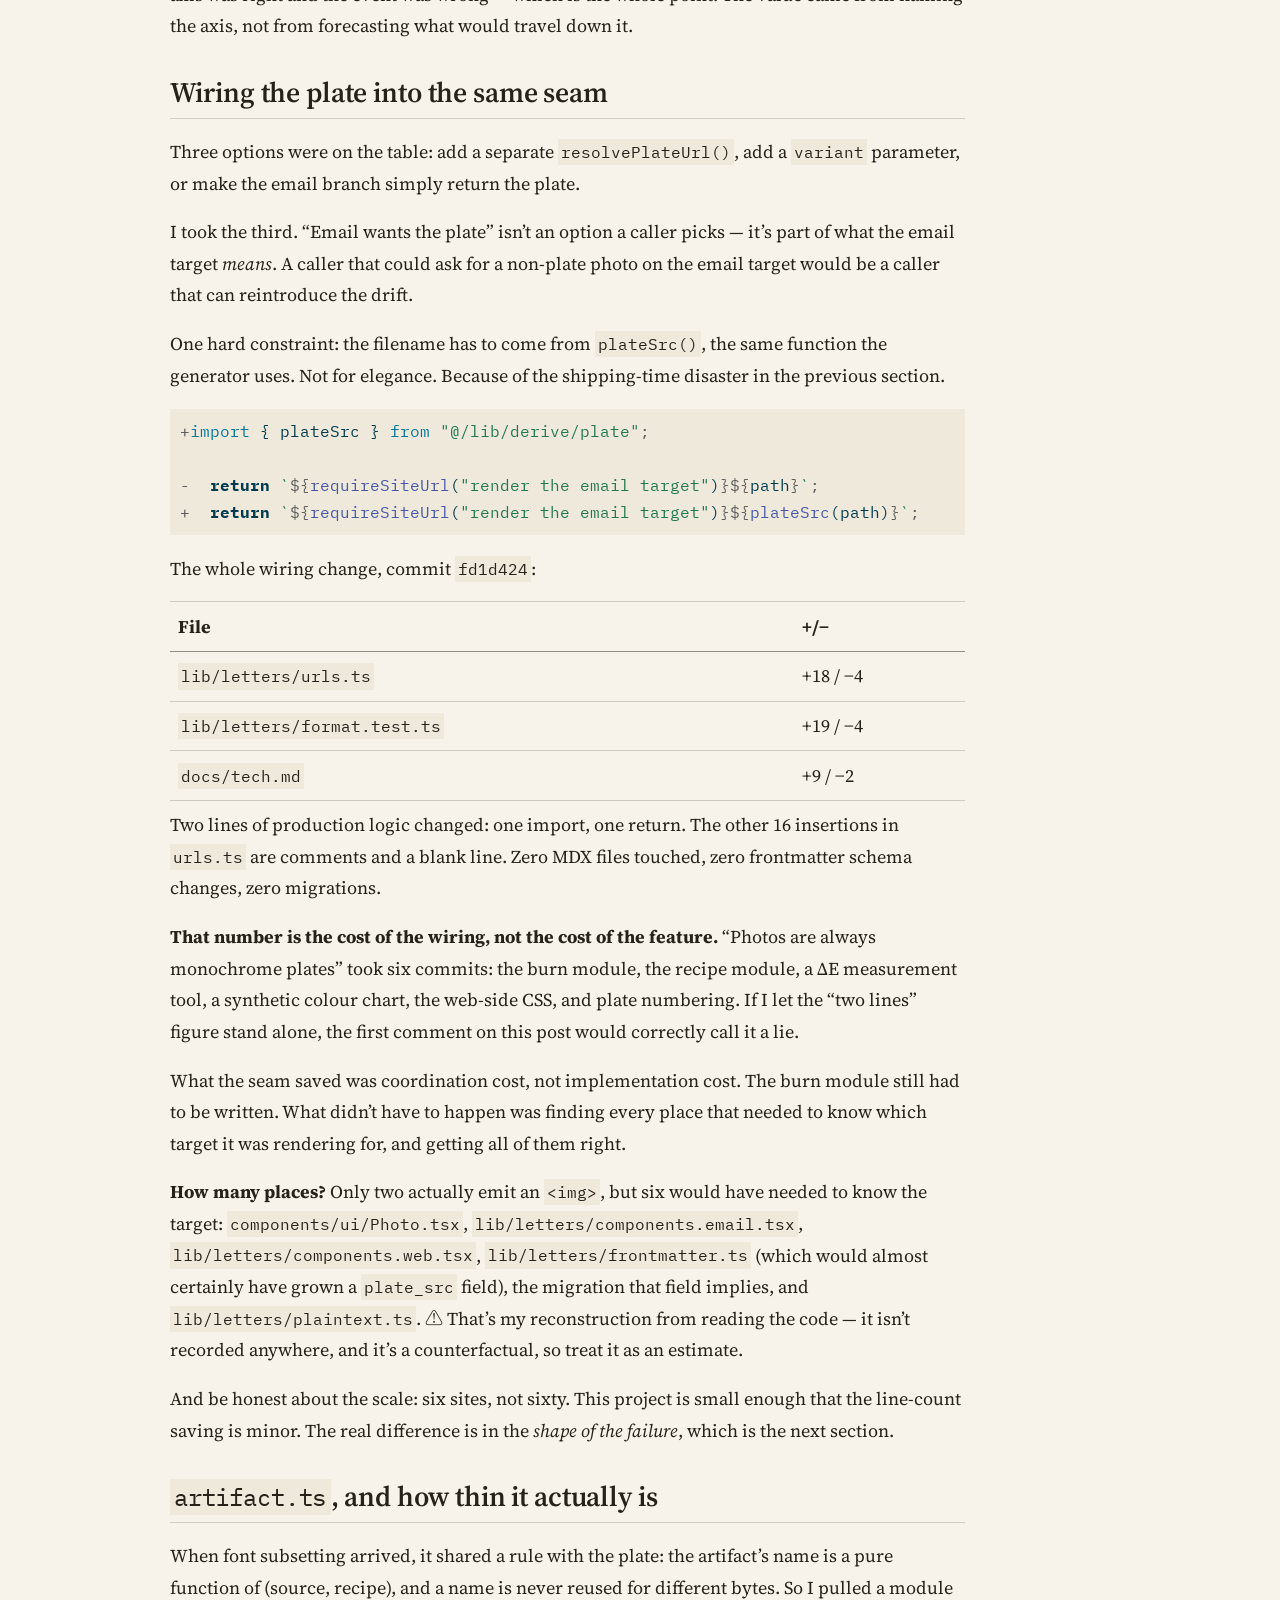
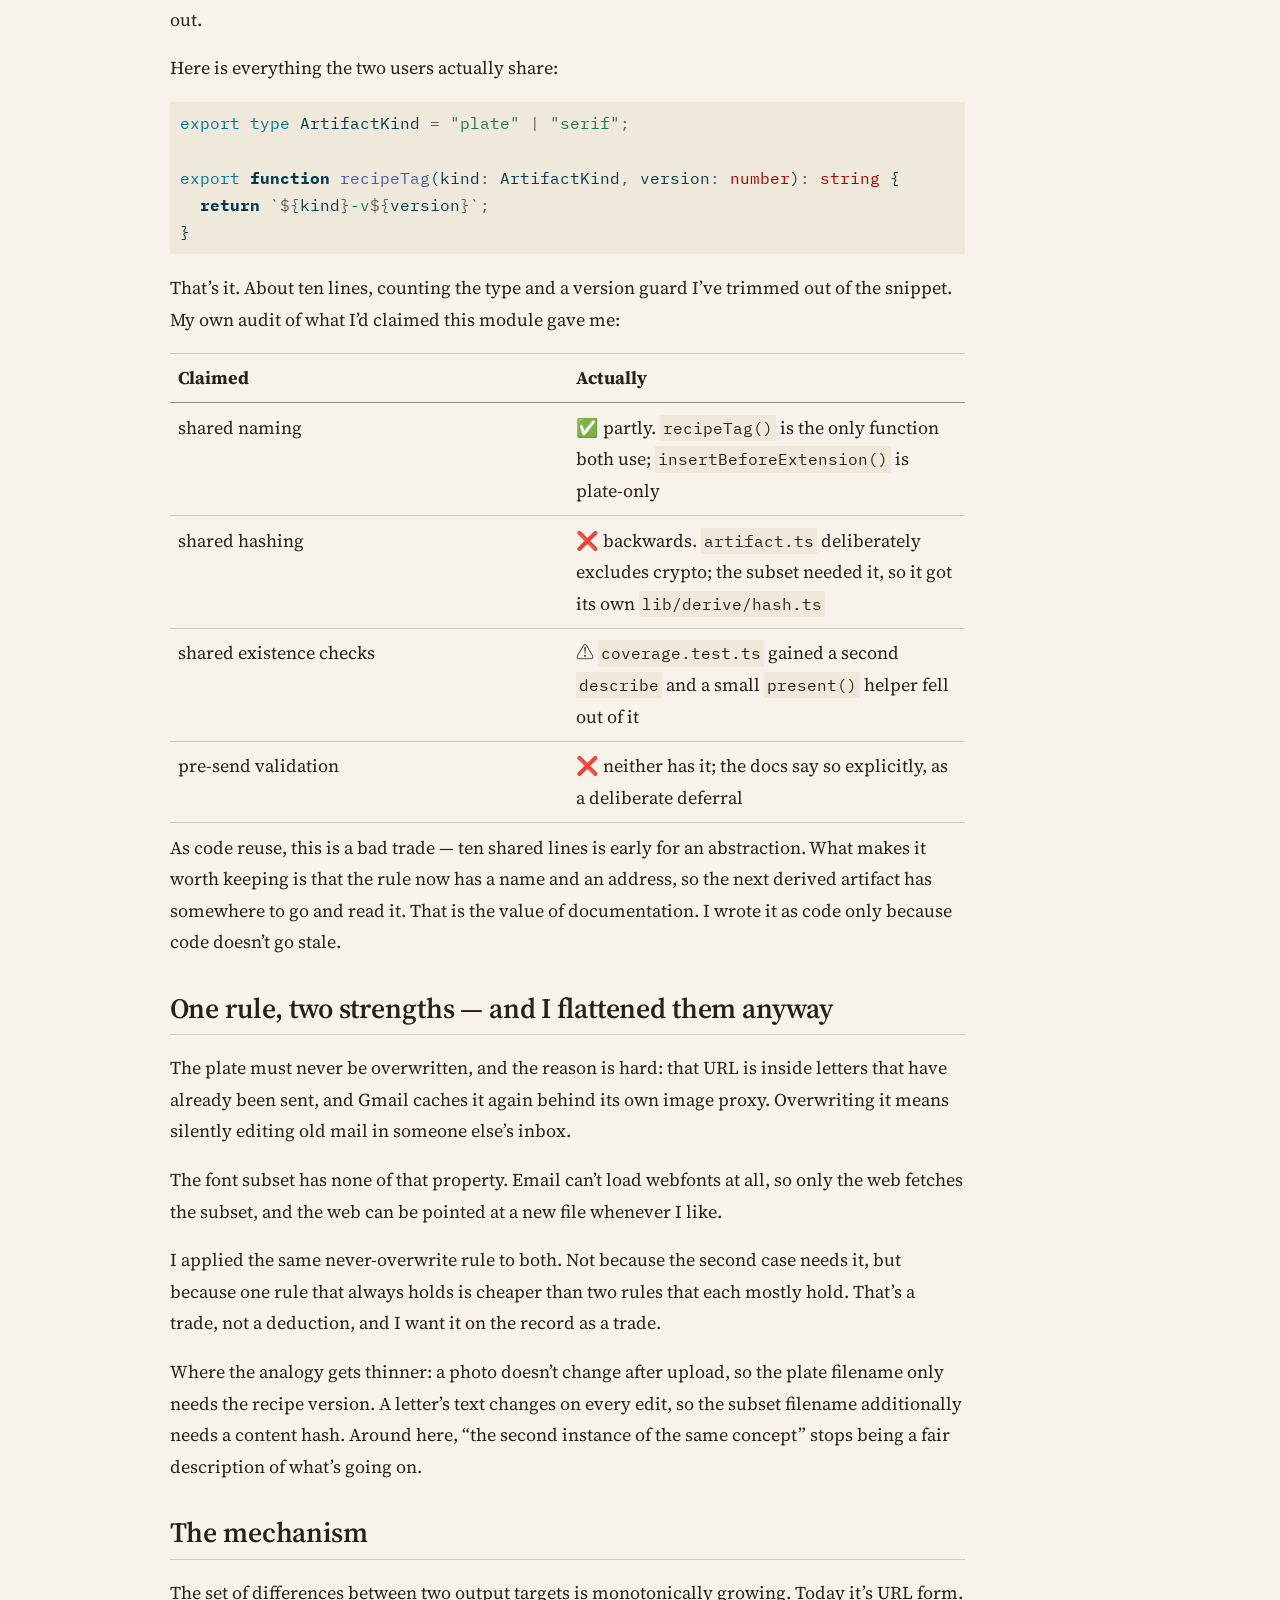
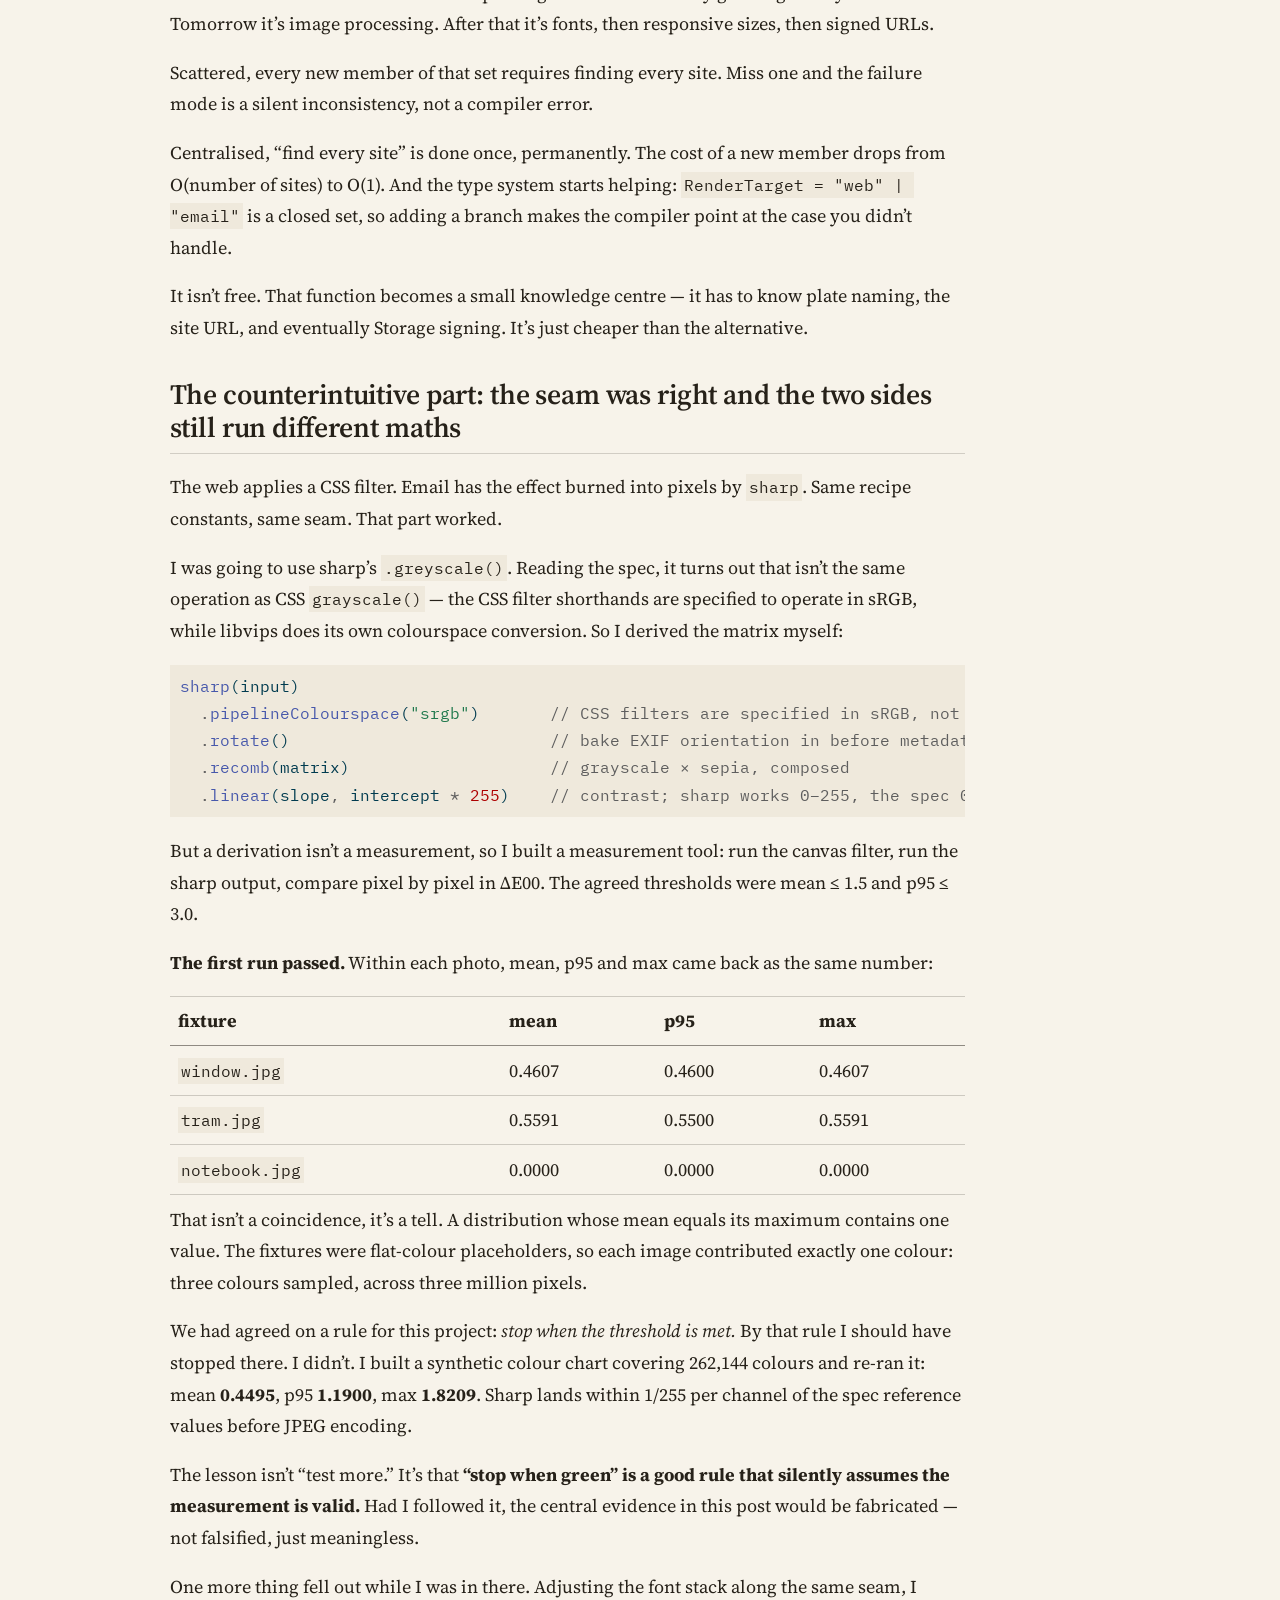
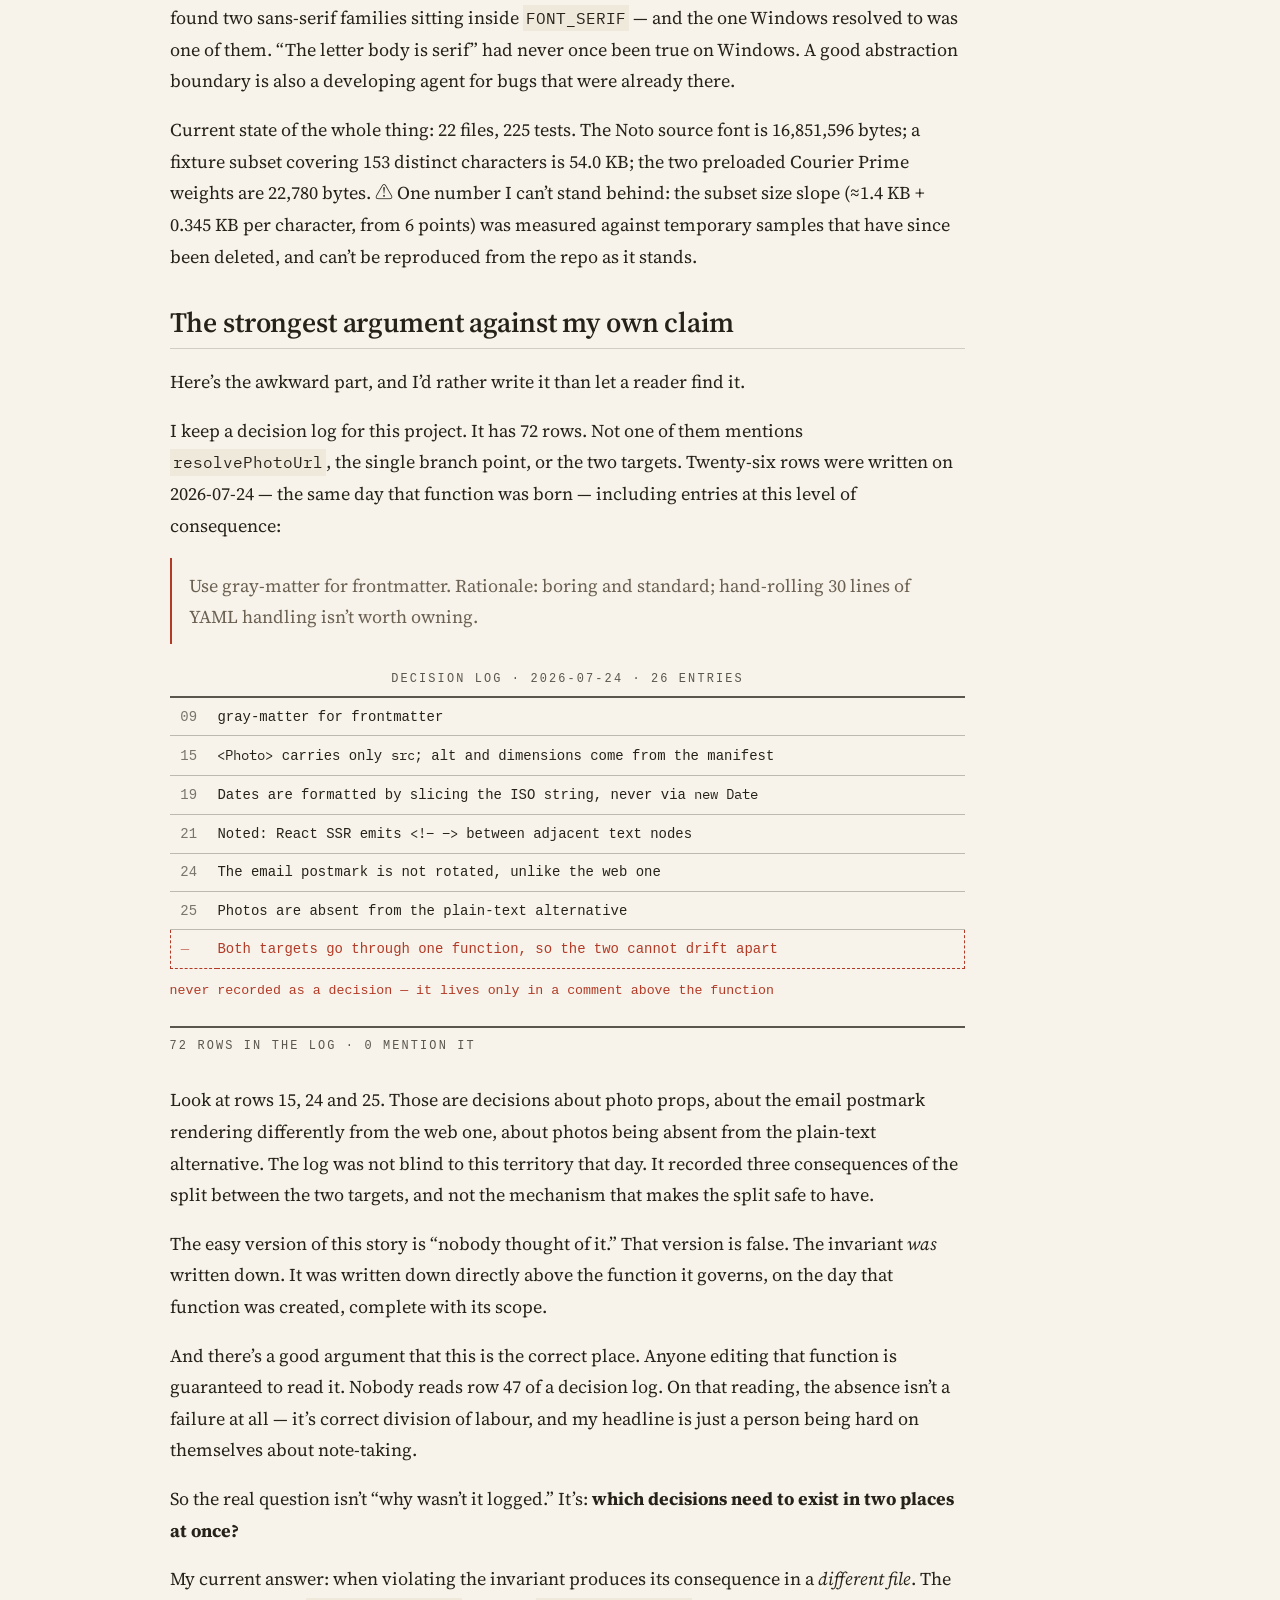
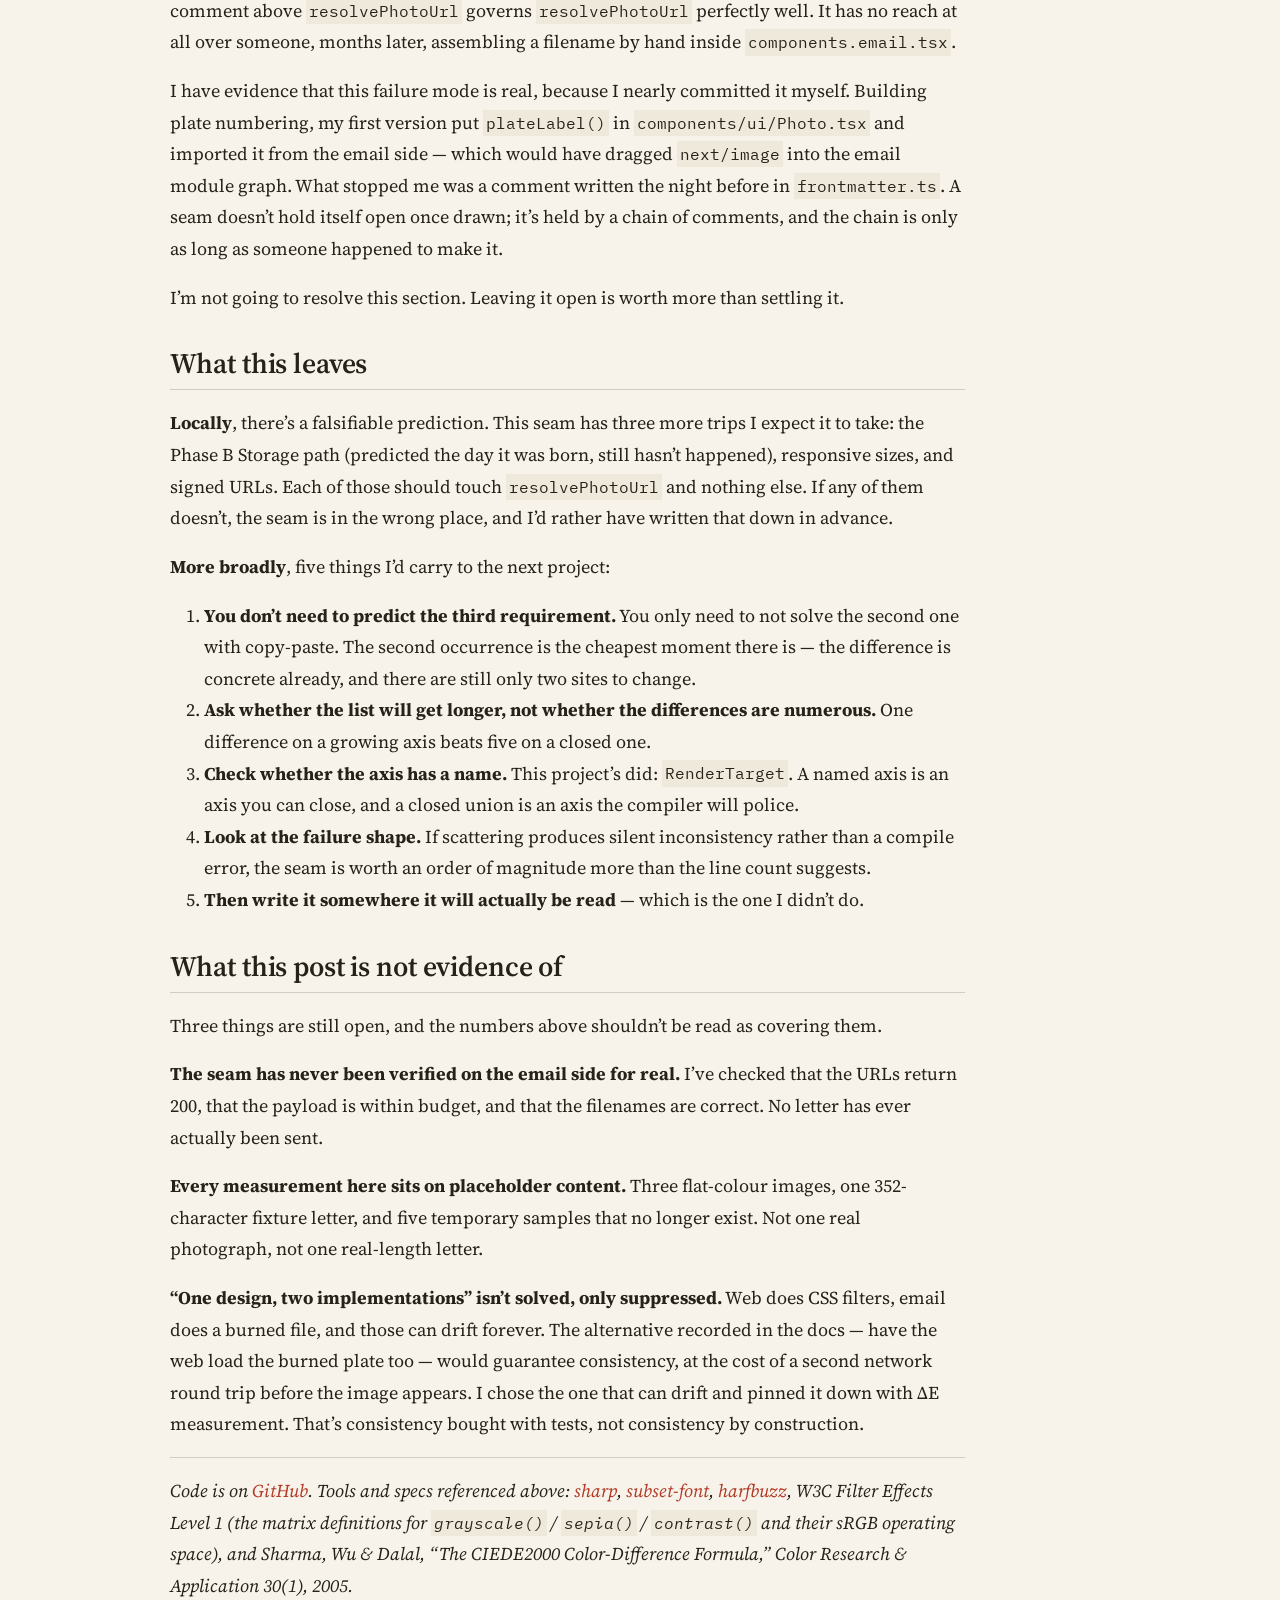
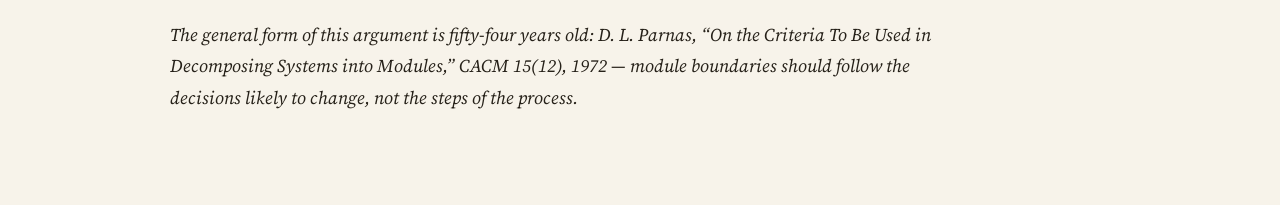
<file: posts/the-decision-nobody-logged/index.html>
<!DOCTYPE html>
<html xmlns="http://www.w3.org/1999/xhtml" lang="en" xml:lang="en"><head>

<meta charset="utf-8">
<meta name="generator" content="quarto-1.10.19">

<meta name="viewport" content="width=device-width, initial-scale=1.0, user-scalable=yes">

<meta name="author" content="Julia Tseng">
<meta name="dcterms.date" content="2026-07-26">

<title>The decision that became the architecture didn’t look like a decision – notes.judayori</title>
<style>
/* Default styles provided by pandoc.
** See https://pandoc.org/MANUAL.html#variables-for-html for config info.
*/
span.smallcaps{font-variant: small-caps;}
div.columns{display: flex; gap: 1.5em;}
div.column{flex: auto;}
@media screen {
div.columns{gap: min(4vw, 1.5em);}
div.column{overflow-x: auto;}
}
div.hanging-indent{margin-left: 1.5em; text-indent: -1.5em;}
ul.task-list{list-style: none;}
ul.task-list li input[type="checkbox"] {
  width: 0.8em;
  margin: 0 0.8em 0.2em -1em; /* quarto-specific, see https://github.com/quarto-dev/quarto-cli/issues/4556 */ 
  vertical-align: middle;
}
/* CSS for syntax highlighting */
html { -webkit-text-size-adjust: 100%; }
pre > code.sourceCode { white-space: pre; position: relative; }
pre > code.sourceCode > span { display: inline-block; line-height: 1.25; }
pre > code.sourceCode > span:empty { height: 1.2em; }
.sourceCode { overflow: visible; }
code.sourceCode > span { color: inherit; text-decoration: inherit; }
div.sourceCode { margin: 1em 0; }
pre.sourceCode { margin: 0; }
@media screen {
div.sourceCode { overflow: auto; }
}
@media print {
pre > code.sourceCode { white-space: pre-wrap; }
pre > code.sourceCode > span { text-indent: -5em; padding-left: 5em; }
}
pre.numberSource code
  { counter-reset: source-line 0; }
pre.numberSource code > span
  { position: relative; left: -4em; counter-increment: source-line; }
pre.numberSource code > span > a:first-child::before
  { content: counter(source-line);
    position: relative; left: -1em; text-align: right; vertical-align: baseline;
    border: none; display: inline-block;
    -webkit-touch-callout: none; -webkit-user-select: none;
    -khtml-user-select: none; -moz-user-select: none;
    -ms-user-select: none; user-select: none;
    padding: 0 4px; width: 4em;
  }
pre.numberSource { margin-left: 3em;  padding-left: 4px; }
div.sourceCode
  {   }
@media screen {
pre > code.sourceCode > span > a:first-child::before { text-decoration: underline; }
}
</style>


<script src="../../site_libs/quarto-nav/quarto-nav.js"></script>
<script src="../../site_libs/quarto-nav/headroom.min.js"></script>
<script src="../../site_libs/clipboard/clipboard.min.js"></script>
<script src="../../site_libs/quarto-search/autocomplete.umd.js"></script>
<script src="../../site_libs/quarto-search/fuse.min.js"></script>
<script src="../../site_libs/quarto-search/quarto-search.js"></script>
<meta name="quarto:offset" content="../../">
<link href="../../logo.svg" rel="icon" type="image/svg+xml">
<script src="../../site_libs/quarto-html/quarto.js" type="module"></script>
<script src="../../site_libs/quarto-html/tabsets/tabsets.js" type="module"></script>
<script src="../../site_libs/quarto-html/popper.min.js"></script>
<script src="../../site_libs/quarto-html/tippy.umd.min.js"></script>
<script src="../../site_libs/quarto-html/anchor.min.js"></script>
<link href="../../site_libs/quarto-html/tippy.css" rel="stylesheet">
<link href="../../site_libs/quarto-html/quarto-syntax-highlighting-d01a0285907841b456cc330c33c4178b.css" rel="stylesheet" class="quarto-color-scheme" id="quarto-text-highlighting-styles">
<link href="../../site_libs/quarto-html/quarto-syntax-highlighting-dark-0fdbf094c65d9082aef9456916f93799.css" rel="stylesheet" class="quarto-color-scheme quarto-color-alternate" id="quarto-text-highlighting-styles">
<link href="../../site_libs/quarto-html/quarto-syntax-highlighting-d01a0285907841b456cc330c33c4178b.css" rel="stylesheet" class="quarto-color-scheme-extra" id="quarto-text-highlighting-styles">
<script src="../../site_libs/bootstrap/bootstrap.min.js"></script>
<link href="../../site_libs/bootstrap/bootstrap-icons.css" rel="stylesheet">
<link href="../../site_libs/bootstrap/bootstrap-621b2b3867d698b3772f600a87738dcc.min.css" rel="stylesheet" append-hash="true" class="quarto-color-scheme" id="quarto-bootstrap" data-mode="light">
<link href="../../site_libs/bootstrap/bootstrap-dark-71fcf76a8664fe34564ce98ffd46302a.min.css" rel="stylesheet" append-hash="true" class="quarto-color-scheme quarto-color-alternate" id="quarto-bootstrap" data-mode="light">
<link href="../../site_libs/bootstrap/bootstrap-621b2b3867d698b3772f600a87738dcc.min.css" rel="stylesheet" append-hash="true" class="quarto-color-scheme-extra" id="quarto-bootstrap" data-mode="light">
<script id="quarto-search-options" type="application/json">{
  "location": "navbar",
  "copy-button": false,
  "collapse-after": 3,
  "panel-placement": "end",
  "type": "overlay",
  "limit": 50,
  "keyboard-shortcut": [
    "f",
    "/",
    "s"
  ],
  "show-item-context": false,
  "language": {
    "search-no-results-text": "No results",
    "search-matching-documents-text": "matching documents",
    "search-copy-link-title": "Copy link to search",
    "search-hide-matches-text": "Hide additional matches",
    "search-more-match-text": "more match in this document",
    "search-more-matches-text": "more matches in this document",
    "search-clear-button-title": "Clear",
    "search-text-placeholder": "",
    "search-detached-cancel-button-title": "Cancel",
    "search-submit-button-title": "Submit",
    "search-label": "Search"
  }
}</script>


<link rel="stylesheet" href="../../styles.css">
</head>

<body class="nav-fixed quarto-light">

<div id="quarto-search-results"></div>
  <header id="quarto-header" class="headroom fixed-top quarto-banner">
    <nav class="navbar navbar-expand-lg " data-bs-theme="dark">
      <div class="navbar-container container-fluid">
      <div class="navbar-brand-container mx-auto">
    <a href="../../index.html" class="navbar-brand navbar-brand-logo">
    <img src="../../logo.svg" alt="一隻戴眼鏡、在筆電前學寫程式的柴犬" class="navbar-logo light-content">
    <img src="../../logo.svg" alt="一隻戴眼鏡、在筆電前學寫程式的柴犬" class="navbar-logo dark-content">
    </a>
  </div>
            <div id="quarto-search" class="" title="Search"></div>
          <button class="navbar-toggler" type="button" data-bs-toggle="collapse" data-bs-target="#navbarCollapse" aria-controls="navbarCollapse" role="menu" aria-expanded="false" aria-label="Toggle navigation" onclick="if (window.quartoToggleHeadroom) { window.quartoToggleHeadroom(); }">
  <span class="navbar-toggler-icon"></span>
</button>
          <div class="collapse navbar-collapse" id="navbarCollapse">
            <ul class="navbar-nav navbar-nav-scroll ms-auto">
  <li class="nav-item">
    <a class="nav-link" href="../../about.html"> 
<span class="menu-text">About</span></a>
  </li>  
  <li class="nav-item compact">
    <a class="nav-link" href="https://github.com/jujuliaa12"> <i class="bi bi-github" role="img">
</i> 
<span class="menu-text"></span></a>
  </li>  
</ul>
          </div> <!-- /navcollapse -->
            <div class="quarto-navbar-tools">
</div>
      </div> <!-- /container-fluid -->
    </nav>
</header>
<!-- content -->
<header id="title-block-header" class="quarto-title-block default page-columns page-full">
  <div class="quarto-title-banner page-columns page-full">
    <div class="quarto-title column-body">
      <h1 class="title">The decision that became the architecture didn’t look like a decision</h1>
            <p class="subtitle lead">An audit of a dual-output project: what made a next-day requirement cost two lines, and why nobody wrote it down as a choice</p>
                                <div class="quarto-categories">
                <div class="quarto-category">architecture</div>
                <div class="quarto-category">abstraction</div>
                <div class="quarto-category">retrospective</div>
              </div>
                  </div>
  </div>
    
  
  <div class="quarto-title-meta">

      <div>
      <div class="quarto-title-meta-heading">Author</div>
      <div class="quarto-title-meta-contents">
               <p>Julia Tseng </p>
            </div>
    </div>
      
      <div>
      <div class="quarto-title-meta-heading">Published</div>
      <div class="quarto-title-meta-contents">
        <p class="date">July 26, 2026</p>
      </div>
    </div>
    
      
    </div>
    
  
  </header><div id="quarto-content" class="quarto-container page-columns page-rows-contents page-layout-article page-navbar">
<!-- sidebar -->
<!-- margin-sidebar -->
    <div id="quarto-margin-sidebar" class="sidebar margin-sidebar">
        <nav id="TOC" role="doc-toc" class="toc-active">
    <h2 id="toc-title">On this page</h2>
   
  <ul>
  <li><a href="#the-sound-of-interest-being-paid" id="toc-the-sound-of-interest-being-paid" class="nav-link active" data-scroll-target="#the-sound-of-interest-being-paid">The sound of interest being paid</a></li>
  <li><a href="#why-the-obvious-fix-is-worse-than-it-looks" id="toc-why-the-obvious-fix-is-worse-than-it-looks" class="nav-link" data-scroll-target="#why-the-obvious-fix-is-worse-than-it-looks">Why the obvious fix is worse than it looks</a></li>
  <li><a href="#the-commit-where-the-seam-appeared" id="toc-the-commit-where-the-seam-appeared" class="nav-link" data-scroll-target="#the-commit-where-the-seam-appeared">The commit where the seam appeared</a></li>
  <li><a href="#wiring-the-plate-into-the-same-seam" id="toc-wiring-the-plate-into-the-same-seam" class="nav-link" data-scroll-target="#wiring-the-plate-into-the-same-seam">Wiring the plate into the same seam</a></li>
  <li><a href="#artifact.ts-and-how-thin-it-actually-is" id="toc-artifact.ts-and-how-thin-it-actually-is" class="nav-link" data-scroll-target="#artifact.ts-and-how-thin-it-actually-is"><code>artifact.ts</code>, and how thin it actually is</a></li>
  <li><a href="#one-rule-two-strengths-and-i-flattened-them-anyway" id="toc-one-rule-two-strengths-and-i-flattened-them-anyway" class="nav-link" data-scroll-target="#one-rule-two-strengths-and-i-flattened-them-anyway">One rule, two strengths — and I flattened them anyway</a></li>
  <li><a href="#the-mechanism" id="toc-the-mechanism" class="nav-link" data-scroll-target="#the-mechanism">The mechanism</a></li>
  <li><a href="#the-counterintuitive-part-the-seam-was-right-and-the-two-sides-still-run-different-maths" id="toc-the-counterintuitive-part-the-seam-was-right-and-the-two-sides-still-run-different-maths" class="nav-link" data-scroll-target="#the-counterintuitive-part-the-seam-was-right-and-the-two-sides-still-run-different-maths">The counterintuitive part: the seam was right and the two sides still run different maths</a></li>
  <li><a href="#the-strongest-argument-against-my-own-claim" id="toc-the-strongest-argument-against-my-own-claim" class="nav-link" data-scroll-target="#the-strongest-argument-against-my-own-claim">The strongest argument against my own claim</a></li>
  <li><a href="#what-this-leaves" id="toc-what-this-leaves" class="nav-link" data-scroll-target="#what-this-leaves">What this leaves</a></li>
  <li><a href="#what-this-post-is-not-evidence-of" id="toc-what-this-post-is-not-evidence-of" class="nav-link" data-scroll-target="#what-this-post-is-not-evidence-of">What this post is not evidence of</a></li>
  </ul>
</nav>
    </div>
<!-- main -->
<main class="content quarto-banner-title-block" id="quarto-document-content">





<section id="the-sound-of-interest-being-paid" class="level2">
<h2 class="anchored" data-anchor-id="the-sound-of-interest-being-paid">The sound of interest being paid</h2>
<p>A day into this project, I read back through the code from the night before, and the first thing I said to my collaborator was:</p>
<blockquote class="blockquote">
<p><code>resolvePhotoUrl</code> is already the single branch point between the two targets, so that part of the pipeline is less invasive than you’re expecting.</p>
</blockquote>
<p>That sentence is a payment landing in an account. What neither of us knew at the time was when the principal had been deposited, or that depositing it had never felt like a deposit. It also never made it into the decision log — but that part took me longer to notice than it should have.</p>
<p>The project is a letters system. One MDX file has to become two things: a web page, and an email. That’s the stated technical core — one source, two renderers, and a parity test that fails if they drift.</p>
<p>The day before, the two targets differed in exactly one way: email needs absolute URLs, web needs relative ones. Then the second difference arrived. Photos should always render as monochrome plates, and email clients don’t support CSS filters, so the web target can do it with a filter and the email target has to have it burned into the pixels.</p>
<p>The interesting question was never “how do I implement monochrome.” It was: <em>a list of differences that will keep growing — where should it be allowed to live?</em></p>
</section>
<section id="why-the-obvious-fix-is-worse-than-it-looks" class="level2">
<h2 class="anchored" data-anchor-id="why-the-obvious-fix-is-worse-than-it-looks">Why the obvious fix is worse than it looks</h2>
<p>The natural way to write this is to check the target at each place a photo gets rendered. That isn’t laziness; it’s a local optimum. Each site needs one <code>if</code>, and the diff at each site is as small as a diff can be.</p>
<p>The cost doesn’t come from line count. It comes from the filename having two definitions. The generator writes out <code>window.plate-v1.jpg</code>. The email renderer, under the scattered approach, builds that same string itself.</p>
<p>Now bump the recipe version on either side. Every photo in the email is a broken image. And nothing fails beforehand — the build passes, the tests pass, local preview looks correct, because the old file is still sitting there on disk. The moment it breaks is <em>after the letter has landed in several dozen inboxes</em>, and a sent letter cannot be edited.</p>
<p>That’s the actual price of the scattered version. Not lines. It converts a compile-time problem into an irreversible shipping-time problem.</p>
<p><img src="blog-figures/seam-scattered-vs-centred.svg" class="img-fluid" alt="Two diagrams side by side. Left, SCATTERED: five modules each branch on the render target and the filename is assembled by the consumers, with a red dashed line separating that string from the identical string the generator writes, labelled 'nothing forces these two to agree'. Right, ONE SEAM: the same five modules converge on resolvePhotoUrl, which takes its filename from plateSrc — the one definition the generator also uses."></p>
</section>
<section id="the-commit-where-the-seam-appeared" class="level2">
<h2 class="anchored" data-anchor-id="the-commit-where-the-seam-appeared">The commit where the seam appeared</h2>
<p>Here is the part I find genuinely uncomfortable.</p>
<p><code>lib/letters/urls.ts</code> was not created in advance, in anticipation of future variation. It was created in commit <code>70cfb5f</code>, titled <em>“render the same letter as email, with parity enforced”</em> — the very commit that introduced the second target. The seam wasn’t dug ahead of time and left waiting. It was pulled out at the moment there was a second thing to pull it out of.</p>
<p>This is what it looked like the day it was born:</p>
<div class="code-copy-outer-scaffold"><div class="sourceCode" id="cb1"><pre class="sourceCode ts code-with-copy"><code class="sourceCode typescript"><span id="cb1-1"><a href="#cb1-1" aria-hidden="true" tabindex="-1"></a><span class="co">/**</span></span>
<span id="cb1-2"><a href="#cb1-2" aria-hidden="true" tabindex="-1"></a><span class="co"> * Turn a manifest `src` into a URL the given target can actually load.</span></span>
<span id="cb1-3"><a href="#cb1-3" aria-hidden="true" tabindex="-1"></a><span class="co"> *</span></span>
<span id="cb1-4"><a href="#cb1-4" aria-hidden="true" tabindex="-1"></a><span class="co"> * The web page can use a root-relative path. Email cannot: there is no page</span></span>
<span id="cb1-5"><a href="#cb1-5" aria-hidden="true" tabindex="-1"></a><span class="co"> * for a relative src to be relative to.</span></span>
<span id="cb1-6"><a href="#cb1-6" aria-hidden="true" tabindex="-1"></a><span class="co"> *</span></span>
<span id="cb1-7"><a href="#cb1-7" aria-hidden="true" tabindex="-1"></a><span class="co"> * Both targets go through this one function so the two cannot drift apart.</span></span>
<span id="cb1-8"><a href="#cb1-8" aria-hidden="true" tabindex="-1"></a><span class="co"> *</span></span>
<span id="cb1-9"><a href="#cb1-9" aria-hidden="true" tabindex="-1"></a><span class="co"> * In Slice 1 the files live under `public/`. In Phase B `src` becomes a</span></span>
<span id="cb1-10"><a href="#cb1-10" aria-hidden="true" tabindex="-1"></a><span class="co"> * Supabase Storage path and only this function changes.</span></span>
<span id="cb1-11"><a href="#cb1-11" aria-hidden="true" tabindex="-1"></a><span class="co"> */</span></span>
<span id="cb1-12"><a href="#cb1-12" aria-hidden="true" tabindex="-1"></a><span class="im">export</span> <span class="kw">function</span> <span class="fu">resolvePhotoUrl</span>(src<span class="op">:</span> <span class="dt">string</span><span class="op">,</span> target<span class="op">:</span> RenderTarget)<span class="op">:</span> <span class="dt">string</span> {</span>
<span id="cb1-13"><a href="#cb1-13" aria-hidden="true" tabindex="-1"></a>  <span class="kw">const</span> path <span class="op">=</span> <span class="vs">`/</span><span class="sc">${</span>src<span class="op">.</span><span class="fu">replace</span>(<span class="ss">/</span><span class="sc">^\/+</span><span class="ss">/</span><span class="op">,</span> <span class="st">""</span>)<span class="sc">}</span><span class="vs">`</span><span class="op">;</span></span>
<span id="cb1-14"><a href="#cb1-14" aria-hidden="true" tabindex="-1"></a>  <span class="cf">if</span> (target <span class="op">===</span> <span class="st">"web"</span>) <span class="cf">return</span> path<span class="op">;</span></span>
<span id="cb1-15"><a href="#cb1-15" aria-hidden="true" tabindex="-1"></a>  <span class="cf">return</span> <span class="vs">`</span><span class="sc">${</span><span class="fu">requireSiteUrl</span>(<span class="st">"render the email target"</span>)<span class="sc">}${</span>path<span class="sc">}</span><span class="vs">`</span><span class="op">;</span></span>
<span id="cb1-16"><a href="#cb1-16" aria-hidden="true" tabindex="-1"></a>}</span></code></pre></div><button title="Copy to Clipboard" class="code-copy-button"><i class="bi"></i></button></div>
<p>The middle paragraph is worth reading as a historical artifact: it is the entire difference between the two targets, as of that day, and it is one sentence long.</p>
<p>Then read the last sentence. <em>“Only this function changes.”</em> That prediction was written the day the function was written. Whoever wrote it knew they were establishing an invariant and knew what its scope was.</p>
<p>What cashed the prediction the next day was not Supabase. It was the monochrome plate. The axis was right and the event was wrong — which is the whole point. The value came from naming the axis, not from forecasting what would travel down it.</p>
</section>
<section id="wiring-the-plate-into-the-same-seam" class="level2">
<h2 class="anchored" data-anchor-id="wiring-the-plate-into-the-same-seam">Wiring the plate into the same seam</h2>
<p>Three options were on the table: add a separate <code>resolvePlateUrl()</code>, add a <code>variant</code> parameter, or make the email branch simply return the plate.</p>
<p>I took the third. “Email wants the plate” isn’t an option a caller picks — it’s part of what the email target <em>means</em>. A caller that could ask for a non-plate photo on the email target would be a caller that can reintroduce the drift.</p>
<p>One hard constraint: the filename has to come from <code>plateSrc()</code>, the same function the generator uses. Not for elegance. Because of the shipping-time disaster in the previous section.</p>
<div class="code-copy-outer-scaffold"><div class="sourceCode" id="cb2"><pre class="sourceCode ts code-with-copy"><code class="sourceCode typescript"><span id="cb2-1"><a href="#cb2-1" aria-hidden="true" tabindex="-1"></a><span class="op">+</span><span class="im">import</span> { plateSrc } <span class="im">from</span> <span class="st">"@/lib/derive/plate"</span><span class="op">;</span></span>
<span id="cb2-2"><a href="#cb2-2" aria-hidden="true" tabindex="-1"></a></span>
<span id="cb2-3"><a href="#cb2-3" aria-hidden="true" tabindex="-1"></a><span class="op">-</span>  <span class="cf">return</span> <span class="vs">`</span><span class="sc">${</span><span class="fu">requireSiteUrl</span>(<span class="st">"render the email target"</span>)<span class="sc">}${</span>path<span class="sc">}</span><span class="vs">`</span><span class="op">;</span></span>
<span id="cb2-4"><a href="#cb2-4" aria-hidden="true" tabindex="-1"></a><span class="op">+</span>  <span class="cf">return</span> <span class="vs">`</span><span class="sc">${</span><span class="fu">requireSiteUrl</span>(<span class="st">"render the email target"</span>)<span class="sc">}${</span><span class="fu">plateSrc</span>(path)<span class="sc">}</span><span class="vs">`</span><span class="op">;</span></span></code></pre></div><button title="Copy to Clipboard" class="code-copy-button"><i class="bi"></i></button></div>
<p>The whole wiring change, commit <code>fd1d424</code>:</p>
<table class="caption-top table">
<thead>
<tr class="header">
<th>File</th>
<th>+/−</th>
</tr>
</thead>
<tbody>
<tr class="odd">
<td><code>lib/letters/urls.ts</code></td>
<td>+18 / −4</td>
</tr>
<tr class="even">
<td><code>lib/letters/format.test.ts</code></td>
<td>+19 / −4</td>
</tr>
<tr class="odd">
<td><code>docs/tech.md</code></td>
<td>+9 / −2</td>
</tr>
</tbody>
</table>
<p>Two lines of production logic changed: one import, one return. The other 16 insertions in <code>urls.ts</code> are comments and a blank line. Zero MDX files touched, zero frontmatter schema changes, zero migrations.</p>
<p><strong>That number is the cost of the wiring, not the cost of the feature.</strong> “Photos are always monochrome plates” took six commits: the burn module, the recipe module, a ΔE measurement tool, a synthetic colour chart, the web-side CSS, and plate numbering. If I let the “two lines” figure stand alone, the first comment on this post would correctly call it a lie.</p>
<p>What the seam saved was coordination cost, not implementation cost. The burn module still had to be written. What didn’t have to happen was finding every place that needed to know which target it was rendering for, and getting all of them right.</p>
<p><strong>How many places?</strong> Only two actually emit an <code>&lt;img&gt;</code>, but six would have needed to know the target: <code>components/ui/Photo.tsx</code>, <code>lib/letters/components.email.tsx</code>, <code>lib/letters/components.web.tsx</code>, <code>lib/letters/frontmatter.ts</code> (which would almost certainly have grown a <code>plate_src</code> field), the migration that field implies, and <code>lib/letters/plaintext.ts</code>. ⚠️ That’s my reconstruction from reading the code — it isn’t recorded anywhere, and it’s a counterfactual, so treat it as an estimate.</p>
<p>And be honest about the scale: six sites, not sixty. This project is small enough that the line-count saving is minor. The real difference is in the <em>shape of the failure</em>, which is the next section.</p>
</section>
<section id="artifact.ts-and-how-thin-it-actually-is" class="level2">
<h2 class="anchored" data-anchor-id="artifact.ts-and-how-thin-it-actually-is"><code>artifact.ts</code>, and how thin it actually is</h2>
<p>When font subsetting arrived, it shared a rule with the plate: the artifact’s name is a pure function of (source, recipe), and a name is never reused for different bytes. So I pulled a module out.</p>
<p>Here is everything the two users actually share:</p>
<div class="code-copy-outer-scaffold"><div class="sourceCode" id="cb3"><pre class="sourceCode ts code-with-copy"><code class="sourceCode typescript"><span id="cb3-1"><a href="#cb3-1" aria-hidden="true" tabindex="-1"></a><span class="im">export type</span> ArtifactKind <span class="op">=</span> <span class="st">"plate"</span> <span class="op">|</span> <span class="st">"serif"</span><span class="op">;</span></span>
<span id="cb3-2"><a href="#cb3-2" aria-hidden="true" tabindex="-1"></a></span>
<span id="cb3-3"><a href="#cb3-3" aria-hidden="true" tabindex="-1"></a><span class="im">export</span> <span class="kw">function</span> <span class="fu">recipeTag</span>(kind<span class="op">:</span> ArtifactKind<span class="op">,</span> version<span class="op">:</span> <span class="dt">number</span>)<span class="op">:</span> <span class="dt">string</span> {</span>
<span id="cb3-4"><a href="#cb3-4" aria-hidden="true" tabindex="-1"></a>  <span class="cf">return</span> <span class="vs">`</span><span class="sc">${</span>kind<span class="sc">}</span><span class="vs">-v</span><span class="sc">${</span>version<span class="sc">}</span><span class="vs">`</span><span class="op">;</span></span>
<span id="cb3-5"><a href="#cb3-5" aria-hidden="true" tabindex="-1"></a>}</span></code></pre></div><button title="Copy to Clipboard" class="code-copy-button"><i class="bi"></i></button></div>
<p>That’s it. About ten lines, counting the type and a version guard I’ve trimmed out of the snippet. My own audit of what I’d claimed this module gave me:</p>
<table class="caption-top table">
<colgroup>
<col style="width: 50%">
<col style="width: 50%">
</colgroup>
<thead>
<tr class="header">
<th>Claimed</th>
<th>Actually</th>
</tr>
</thead>
<tbody>
<tr class="odd">
<td>shared naming</td>
<td>✅ partly. <code>recipeTag()</code> is the only function both use; <code>insertBeforeExtension()</code> is plate-only</td>
</tr>
<tr class="even">
<td>shared hashing</td>
<td>❌ backwards. <code>artifact.ts</code> deliberately excludes crypto; the subset needed it, so it got its own <code>lib/derive/hash.ts</code></td>
</tr>
<tr class="odd">
<td>shared existence checks</td>
<td>⚠️ <code>coverage.test.ts</code> gained a second <code>describe</code> and a small <code>present()</code> helper fell out of it</td>
</tr>
<tr class="even">
<td>pre-send validation</td>
<td>❌ neither has it; the docs say so explicitly, as a deliberate deferral</td>
</tr>
</tbody>
</table>
<p>As code reuse, this is a bad trade — ten shared lines is early for an abstraction. What makes it worth keeping is that the rule now has a name and an address, so the next derived artifact has somewhere to go and read it. That is the value of documentation. I wrote it as code only because code doesn’t go stale.</p>
</section>
<section id="one-rule-two-strengths-and-i-flattened-them-anyway" class="level2">
<h2 class="anchored" data-anchor-id="one-rule-two-strengths-and-i-flattened-them-anyway">One rule, two strengths — and I flattened them anyway</h2>
<p>The plate must never be overwritten, and the reason is hard: that URL is inside letters that have already been sent, and Gmail caches it again behind its own image proxy. Overwriting it means silently editing old mail in someone else’s inbox.</p>
<p>The font subset has none of that property. Email can’t load webfonts at all, so only the web fetches the subset, and the web can be pointed at a new file whenever I like.</p>
<p>I applied the same never-overwrite rule to both. Not because the second case needs it, but because one rule that always holds is cheaper than two rules that each mostly hold. That’s a trade, not a deduction, and I want it on the record as a trade.</p>
<p>Where the analogy gets thinner: a photo doesn’t change after upload, so the plate filename only needs the recipe version. A letter’s text changes on every edit, so the subset filename additionally needs a content hash. Around here, “the second instance of the same concept” stops being a fair description of what’s going on.</p>
</section>
<section id="the-mechanism" class="level2">
<h2 class="anchored" data-anchor-id="the-mechanism">The mechanism</h2>
<p>The set of differences between two output targets is monotonically growing. Today it’s URL form. Tomorrow it’s image processing. After that it’s fonts, then responsive sizes, then signed URLs.</p>
<p>Scattered, every new member of that set requires finding every site. Miss one and the failure mode is a silent inconsistency, not a compiler error.</p>
<p>Centralised, “find every site” is done once, permanently. The cost of a new member drops from O(number of sites) to O(1). And the type system starts helping: <code>RenderTarget = "web" | "email"</code> is a closed set, so adding a branch makes the compiler point at the case you didn’t handle.</p>
<p>It isn’t free. That function becomes a small knowledge centre — it has to know plate naming, the site URL, and eventually Storage signing. It’s just cheaper than the alternative.</p>
</section>
<section id="the-counterintuitive-part-the-seam-was-right-and-the-two-sides-still-run-different-maths" class="level2">
<h2 class="anchored" data-anchor-id="the-counterintuitive-part-the-seam-was-right-and-the-two-sides-still-run-different-maths">The counterintuitive part: the seam was right and the two sides still run different maths</h2>
<p>The web applies a CSS filter. Email has the effect burned into pixels by <code>sharp</code>. Same recipe constants, same seam. That part worked.</p>
<p>I was going to use sharp’s <code>.greyscale()</code>. Reading the spec, it turns out that isn’t the same operation as CSS <code>grayscale()</code> — the CSS filter shorthands are specified to operate in sRGB, while libvips does its own colourspace conversion. So I derived the matrix myself:</p>
<div class="code-copy-outer-scaffold"><div class="sourceCode" id="cb4"><pre class="sourceCode ts code-with-copy"><code class="sourceCode typescript"><span id="cb4-1"><a href="#cb4-1" aria-hidden="true" tabindex="-1"></a><span class="fu">sharp</span>(input)</span>
<span id="cb4-2"><a href="#cb4-2" aria-hidden="true" tabindex="-1"></a>  <span class="op">.</span><span class="fu">pipelineColourspace</span>(<span class="st">"srgb"</span>)       <span class="co">// CSS filters are specified in sRGB, not linear light</span></span>
<span id="cb4-3"><a href="#cb4-3" aria-hidden="true" tabindex="-1"></a>  <span class="op">.</span><span class="fu">rotate</span>()                          <span class="co">// bake EXIF orientation in before metadata is dropped</span></span>
<span id="cb4-4"><a href="#cb4-4" aria-hidden="true" tabindex="-1"></a>  <span class="op">.</span><span class="fu">recomb</span>(matrix)                    <span class="co">// grayscale × sepia, composed</span></span>
<span id="cb4-5"><a href="#cb4-5" aria-hidden="true" tabindex="-1"></a>  <span class="op">.</span><span class="fu">linear</span>(slope<span class="op">,</span> intercept <span class="op">*</span> <span class="dv">255</span>)    <span class="co">// contrast; sharp works 0–255, the spec 0–1</span></span></code></pre></div><button title="Copy to Clipboard" class="code-copy-button"><i class="bi"></i></button></div>
<p>But a derivation isn’t a measurement, so I built a measurement tool: run the canvas filter, run the sharp output, compare pixel by pixel in ΔE00. The agreed thresholds were mean ≤ 1.5 and p95 ≤ 3.0.</p>
<p><strong>The first run passed.</strong> Within each photo, mean, p95 and max came back as the same number:</p>
<table class="caption-top table">
<thead>
<tr class="header">
<th>fixture</th>
<th>mean</th>
<th>p95</th>
<th>max</th>
</tr>
</thead>
<tbody>
<tr class="odd">
<td><code>window.jpg</code></td>
<td>0.4607</td>
<td>0.4600</td>
<td>0.4607</td>
</tr>
<tr class="even">
<td><code>tram.jpg</code></td>
<td>0.5591</td>
<td>0.5500</td>
<td>0.5591</td>
</tr>
<tr class="odd">
<td><code>notebook.jpg</code></td>
<td>0.0000</td>
<td>0.0000</td>
<td>0.0000</td>
</tr>
</tbody>
</table>
<p>That isn’t a coincidence, it’s a tell. A distribution whose mean equals its maximum contains one value. The fixtures were flat-colour placeholders, so each image contributed exactly one colour: three colours sampled, across three million pixels.</p>
<p>We had agreed on a rule for this project: <em>stop when the threshold is met.</em> By that rule I should have stopped there. I didn’t. I built a synthetic colour chart covering 262,144 colours and re-ran it: mean <strong>0.4495</strong>, p95 <strong>1.1900</strong>, max <strong>1.8209</strong>. Sharp lands within 1/255 per channel of the spec reference values before JPEG encoding.</p>
<p>The lesson isn’t “test more.” It’s that <strong>“stop when green” is a good rule that silently assumes the measurement is valid.</strong> Had I followed it, the central evidence in this post would be fabricated — not falsified, just meaningless.</p>
<p>One more thing fell out while I was in there. Adjusting the font stack along the same seam, I found two sans-serif families sitting inside <code>FONT_SERIF</code> — and the one Windows resolved to was one of them. “The letter body is serif” had never once been true on Windows. A good abstraction boundary is also a developing agent for bugs that were already there.</p>
<p>Current state of the whole thing: 22 files, 225 tests. The Noto source font is 16,851,596 bytes; a fixture subset covering 153 distinct characters is 54.0 KB; the two preloaded Courier Prime weights are 22,780 bytes. ⚠️ One number I can’t stand behind: the subset size slope (≈1.4 KB + 0.345 KB per character, from 6 points) was measured against temporary samples that have since been deleted, and can’t be reproduced from the repo as it stands.</p>
</section>
<section id="the-strongest-argument-against-my-own-claim" class="level2">
<h2 class="anchored" data-anchor-id="the-strongest-argument-against-my-own-claim">The strongest argument against my own claim</h2>
<p>Here’s the awkward part, and I’d rather write it than let a reader find it.</p>
<p>I keep a decision log for this project. It has 72 rows. Not one of them mentions <code>resolvePhotoUrl</code>, the single branch point, or the two targets. Twenty-six rows were written on 2026-07-24 — the same day that function was born — including entries at this level of consequence:</p>
<blockquote class="blockquote">
<p>Use gray-matter for frontmatter. Rationale: boring and standard; hand-rolling 30 lines of YAML handling isn’t worth owning.</p>
</blockquote>
<table class="decision-log">
<caption>
Decision log · 2026-07-24 · 26 entries
</caption>
<tbody>
<tr>
<td>
09
</td>
<td>
gray-matter for frontmatter
</td>
</tr>
<tr>
<td>
15
</td>
<td>
<code>&lt;Photo&gt;</code> carries only <code>src</code>; alt and dimensions come from the manifest
</td>
</tr>
<tr>
<td>
19
</td>
<td>
Dates are formatted by slicing the ISO string, never via <code>new Date</code>
</td>
</tr>
<tr>
<td>
21
</td>
<td>
Noted: React SSR emits <code>&lt;!– –&gt;</code> between adjacent text nodes
</td>
</tr>
<tr>
<td>
24
</td>
<td>
The email postmark is not rotated, unlike the web one
</td>
</tr>
<tr>
<td>
25
</td>
<td>
Photos are absent from the plain-text alternative
</td>
</tr>
<tr class="absent">
<td>
—
</td>
<td>
Both targets go through one function, so the two cannot drift apart
</td>
</tr>
</tbody>
</table>
<p class="decision-log-note">
never recorded as a decision — it lives only in a comment above the function
</p>
<p class="decision-log-total">
72 rows in the log · 0 mention it
</p>
<p>Look at rows 15, 24 and 25. Those are decisions about photo props, about the email postmark rendering differently from the web one, about photos being absent from the plain-text alternative. The log was not blind to this territory that day. It recorded three consequences of the split between the two targets, and not the mechanism that makes the split safe to have.</p>
<p>The easy version of this story is “nobody thought of it.” That version is false. The invariant <em>was</em> written down. It was written down directly above the function it governs, on the day that function was created, complete with its scope.</p>
<p>And there’s a good argument that this is the correct place. Anyone editing that function is guaranteed to read it. Nobody reads row 47 of a decision log. On that reading, the absence isn’t a failure at all — it’s correct division of labour, and my headline is just a person being hard on themselves about note-taking.</p>
<p>So the real question isn’t “why wasn’t it logged.” It’s: <strong>which decisions need to exist in two places at once?</strong></p>
<p>My current answer: when violating the invariant produces its consequence in a <em>different file</em>. The comment above <code>resolvePhotoUrl</code> governs <code>resolvePhotoUrl</code> perfectly well. It has no reach at all over someone, months later, assembling a filename by hand inside <code>components.email.tsx</code>.</p>
<p>I have evidence that this failure mode is real, because I nearly committed it myself. Building plate numbering, my first version put <code>plateLabel()</code> in <code>components/ui/Photo.tsx</code> and imported it from the email side — which would have dragged <code>next/image</code> into the email module graph. What stopped me was a comment written the night before in <code>frontmatter.ts</code>. A seam doesn’t hold itself open once drawn; it’s held by a chain of comments, and the chain is only as long as someone happened to make it.</p>
<p>I’m not going to resolve this section. Leaving it open is worth more than settling it.</p>
</section>
<section id="what-this-leaves" class="level2">
<h2 class="anchored" data-anchor-id="what-this-leaves">What this leaves</h2>
<p><strong>Locally</strong>, there’s a falsifiable prediction. This seam has three more trips I expect it to take: the Phase B Storage path (predicted the day it was born, still hasn’t happened), responsive sizes, and signed URLs. Each of those should touch <code>resolvePhotoUrl</code> and nothing else. If any of them doesn’t, the seam is in the wrong place, and I’d rather have written that down in advance.</p>
<p><strong>More broadly</strong>, five things I’d carry to the next project:</p>
<ol type="1">
<li><strong>You don’t need to predict the third requirement.</strong> You only need to not solve the second one with copy-paste. The second occurrence is the cheapest moment there is — the difference is concrete already, and there are still only two sites to change.</li>
<li><strong>Ask whether the list will get longer, not whether the differences are numerous.</strong> One difference on a growing axis beats five on a closed one.</li>
<li><strong>Check whether the axis has a name.</strong> This project’s did: <code>RenderTarget</code>. A named axis is an axis you can close, and a closed union is an axis the compiler will police.</li>
<li><strong>Look at the failure shape.</strong> If scattering produces silent inconsistency rather than a compile error, the seam is worth an order of magnitude more than the line count suggests.</li>
<li><strong>Then write it somewhere it will actually be read</strong> — which is the one I didn’t do.</li>
</ol>
</section>
<section id="what-this-post-is-not-evidence-of" class="level2">
<h2 class="anchored" data-anchor-id="what-this-post-is-not-evidence-of">What this post is not evidence of</h2>
<p>Three things are still open, and the numbers above shouldn’t be read as covering them.</p>
<p><strong>The seam has never been verified on the email side for real.</strong> I’ve checked that the URLs return 200, that the payload is within budget, and that the filenames are correct. No letter has ever actually been sent.</p>
<p><strong>Every measurement here sits on placeholder content.</strong> Three flat-colour images, one 352-character fixture letter, and five temporary samples that no longer exist. Not one real photograph, not one real-length letter.</p>
<p><strong>“One design, two implementations” isn’t solved, only suppressed.</strong> Web does CSS filters, email does a burned file, and those can drift forever. The alternative recorded in the docs — have the web load the burned plate too — would guarantee consistency, at the cost of a second network round trip before the image appears. I chose the one that can drift and pinned it down with ΔE measurement. That’s consistency bought with tests, not consistency by construction.</p>
<hr>
<p><em>Code is on <a href="https://github.com/jujuliaa12/judayori">GitHub</a>. Tools and specs referenced above: <a href="https://sharp.pixelplumbing.com">sharp</a>, <a href="https://www.npmjs.com/package/subset-font">subset-font</a>, <a href="https://harfbuzz.github.io">harfbuzz</a>, W3C Filter Effects Level 1 (the matrix definitions for <code>grayscale()</code> / <code>sepia()</code> / <code>contrast()</code> and their sRGB operating space), and Sharma, Wu &amp; Dalal, “The CIEDE2000 Color-Difference Formula,” Color Research &amp; Application 30(1), 2005.</em></p>
<p><em>The general form of this argument is fifty-four years old: D. L. Parnas, “On the Criteria To Be Used in Decomposing Systems into Modules,” CACM 15(12), 1972 — module boundaries should follow the decisions likely to change, not the steps of the process.</em></p>


</section>

</main> <!-- /main -->
<script id="quarto-html-after-body" type="application/javascript">
  window.document.addEventListener("DOMContentLoaded", function (event) {
    const icon = "";
    const anchorJS = new window.AnchorJS();
    anchorJS.options = {
      placement: 'right',
      icon: icon
    };
    anchorJS.add('.anchored');
    const isCodeAnnotation = (el) => {
      for (const clz of el.classList) {
        if (clz.startsWith('code-annotation-')) {                     
          return true;
        }
      }
      return false;
    }
    const onCopySuccess = function(e) {
      // button target
      const button = e.trigger;
      // don't keep focus
      button.blur();
      // flash "checked"
      button.classList.add('code-copy-button-checked');
      var currentTitle = button.getAttribute("title");
      button.setAttribute("title", "Copied!");
      let tooltip;
      if (window.bootstrap) {
        button.setAttribute("data-bs-toggle", "tooltip");
        button.setAttribute("data-bs-placement", "left");
        button.setAttribute("data-bs-title", "Copied!");
        tooltip = new bootstrap.Tooltip(button, 
          { trigger: "manual", 
            customClass: "code-copy-button-tooltip",
            offset: [0, -8]});
        tooltip.show();    
      }
      setTimeout(function() {
        if (tooltip) {
          tooltip.hide();
          button.removeAttribute("data-bs-title");
          button.removeAttribute("data-bs-toggle");
          button.removeAttribute("data-bs-placement");
        }
        button.setAttribute("title", currentTitle);
        button.classList.remove('code-copy-button-checked');
      }, 1000);
      // clear code selection
      e.clearSelection();
    }
    const getTextToCopy = function(trigger) {
      const outerScaffold = trigger.parentElement.cloneNode(true);
      const codeEl = outerScaffold.querySelector('code');
      for (const childEl of codeEl.children) {
        if (isCodeAnnotation(childEl)) {
          childEl.remove();
        }
      }
      return codeEl.innerText;
    }
    const clipboard = new window.ClipboardJS('.code-copy-button:not([data-in-quarto-modal])', {
      text: getTextToCopy
    });
    clipboard.on('success', onCopySuccess);
    if (window.document.getElementById('quarto-embedded-source-code-modal')) {
      const clipboardModal = new window.ClipboardJS('.code-copy-button[data-in-quarto-modal]', {
        text: getTextToCopy,
        container: window.document.getElementById('quarto-embedded-source-code-modal')
      });
      clipboardModal.on('success', onCopySuccess);
    }
      var localhostRegex = new RegExp(/^(?:http|https):\/\/localhost\:?[0-9]*\//);
      var mailtoRegex = new RegExp(/^mailto:/);
        var filterRegex = new RegExp("https:\/\/blog\.judayori\.com\/");
      var isInternal = (href) => {
          return filterRegex.test(href) || localhostRegex.test(href) || mailtoRegex.test(href);
      }
      // Inspect non-navigation links and adorn them if external
     var links = window.document.querySelectorAll('a[href]:not(.nav-link):not(.navbar-brand):not(.toc-action):not(.sidebar-link):not(.sidebar-item-toggle):not(.pagination-link):not(.no-external):not([aria-hidden]):not(.dropdown-item):not(.quarto-navigation-tool):not(.about-link)');
      for (var i=0; i<links.length; i++) {
        const link = links[i];
        if (!isInternal(link.href)) {
          // undo the damage that might have been done by quarto-nav.js in the case of
          // links that we want to consider external
          if (link.dataset.originalHref !== undefined) {
            link.href = link.dataset.originalHref;
          }
        }
      }
    function tippyHover(el, contentFn, onTriggerFn, onUntriggerFn) {
      const config = {
        allowHTML: true,
        maxWidth: 500,
        delay: 100,
        arrow: false,
        appendTo: function(el) {
            return el.parentElement;
        },
        interactive: true,
        interactiveBorder: 10,
        theme: 'quarto',
        placement: 'bottom-start',
      };
      if (contentFn) {
        config.content = contentFn;
      }
      if (onTriggerFn) {
        config.onTrigger = onTriggerFn;
      }
      if (onUntriggerFn) {
        config.onUntrigger = onUntriggerFn;
      }
      window.tippy(el, config); 
    }
    const noterefs = window.document.querySelectorAll('a[role="doc-noteref"]');
    for (var i=0; i<noterefs.length; i++) {
      const ref = noterefs[i];
      tippyHover(ref, function() {
        // use id or data attribute instead here
        let href = ref.getAttribute('data-footnote-href') || ref.getAttribute('href');
        try { href = new URL(href).hash; } catch {}
        const id = href.replace(/^#\/?/, "");
        const note = window.document.getElementById(id);
        if (note) {
          return note.innerHTML;
        } else {
          return "";
        }
      });
    }
    const xrefs = window.document.querySelectorAll('a.quarto-xref');
    const processXRef = (id, note) => {
      // Strip column container classes
      const stripColumnClz = (el) => {
        el.classList.remove("page-full", "page-columns");
        if (el.children) {
          for (const child of el.children) {
            stripColumnClz(child);
          }
        }
      }
      stripColumnClz(note)
      if (id === null || id.startsWith('sec-')) {
        // Special case sections, only their first couple elements
        const container = document.createElement("div");
        if (note.children && note.children.length > 2) {
          container.appendChild(note.children[0].cloneNode(true));
          for (let i = 1; i < note.children.length; i++) {
            const child = note.children[i];
            if (child.tagName === "P" && child.innerText === "") {
              continue;
            } else {
              container.appendChild(child.cloneNode(true));
              break;
            }
          }
          if (window.Quarto?.typesetMath) {
            window.Quarto.typesetMath(container);
          }
          return container.innerHTML
        } else {
          if (window.Quarto?.typesetMath) {
            window.Quarto.typesetMath(note);
          }
          return note.innerHTML;
        }
      } else {
        // Remove any anchor links if they are present
        const anchorLink = note.querySelector('a.anchorjs-link');
        if (anchorLink) {
          anchorLink.remove();
        }
        if (window.Quarto?.typesetMath) {
          window.Quarto.typesetMath(note);
        }
        if (note.classList.contains("callout")) {
          return note.outerHTML;
        } else {
          return note.innerHTML;
        }
      }
    }
    for (var i=0; i<xrefs.length; i++) {
      const xref = xrefs[i];
      tippyHover(xref, undefined, function(instance) {
        instance.disable();
        let url = xref.getAttribute('href');
        let hash = undefined; 
        if (url.startsWith('#')) {
          hash = url;
        } else {
          try { hash = new URL(url).hash; } catch {}
        }
        if (hash) {
          const id = hash.replace(/^#\/?/, "");
          const note = window.document.getElementById(id);
          if (note !== null) {
            try {
              const html = processXRef(id, note.cloneNode(true));
              instance.setContent(html);
            } finally {
              instance.enable();
              instance.show();
            }
          } else {
            // See if we can fetch this
            fetch(url.split('#')[0])
            .then(res => res.text())
            .then(html => {
              const parser = new DOMParser();
              const htmlDoc = parser.parseFromString(html, "text/html");
              const note = htmlDoc.getElementById(id);
              if (note !== null) {
                const html = processXRef(id, note);
                instance.setContent(html);
              } 
            }).finally(() => {
              instance.enable();
              instance.show();
            });
          }
        } else {
          // See if we can fetch a full url (with no hash to target)
          // This is a special case and we should probably do some content thinning / targeting
          fetch(url)
          .then(res => res.text())
          .then(html => {
            const parser = new DOMParser();
            const htmlDoc = parser.parseFromString(html, "text/html");
            const note = htmlDoc.querySelector('main.content');
            if (note !== null) {
              // This should only happen for chapter cross references
              // (since there is no id in the URL)
              // remove the first header
              if (note.children.length > 0 && note.children[0].tagName === "HEADER") {
                note.children[0].remove();
              }
              const html = processXRef(null, note);
              instance.setContent(html);
            } 
          }).finally(() => {
            instance.enable();
            instance.show();
          });
        }
      }, function(instance) {
      });
    }
        let selectedAnnoteEl;
        const selectorForAnnotation = ( cell, annotation) => {
          let cellAttr = 'data-code-cell="' + cell + '"';
          let lineAttr = 'data-code-annotation="' +  annotation + '"';
          const selector = 'span[' + cellAttr + '][' + lineAttr + ']';
          return selector;
        }
        const selectCodeLines = (annoteEl) => {
          const doc = window.document;
          const targetCell = annoteEl.getAttribute("data-target-cell");
          const targetAnnotation = annoteEl.getAttribute("data-target-annotation");
          const annoteSpan = window.document.querySelector(selectorForAnnotation(targetCell, targetAnnotation));
          const lines = annoteSpan.getAttribute("data-code-lines").split(",");
          const lineIds = lines.map((line) => {
            return targetCell + "-" + line;
          })
          let top = null;
          let height = null;
          let parent = null;
          if (lineIds.length > 0) {
              //compute the position of the single el (top and bottom and make a div)
              const el = window.document.getElementById(lineIds[0]);
              top = el.offsetTop;
              height = el.offsetHeight;
              parent = el.parentElement.parentElement;
            if (lineIds.length > 1) {
              const lastEl = window.document.getElementById(lineIds[lineIds.length - 1]);
              const bottom = lastEl.offsetTop + lastEl.offsetHeight;
              height = bottom - top;
            }
            if (top !== null && height !== null && parent !== null) {
              // cook up a div (if necessary) and position it 
              let div = window.document.getElementById("code-annotation-line-highlight");
              if (div === null) {
                div = window.document.createElement("div");
                div.setAttribute("id", "code-annotation-line-highlight");
                div.style.position = 'absolute';
                parent.appendChild(div);
              }
              div.style.top = top - 2 + "px";
              div.style.height = height + 4 + "px";
              div.style.left = 0;
              let gutterDiv = window.document.getElementById("code-annotation-line-highlight-gutter");
              if (gutterDiv === null) {
                gutterDiv = window.document.createElement("div");
                gutterDiv.setAttribute("id", "code-annotation-line-highlight-gutter");
                gutterDiv.style.position = 'absolute';
                const codeCell = window.document.getElementById(targetCell);
                const gutter = codeCell.querySelector('.code-annotation-gutter');
                gutter.appendChild(gutterDiv);
              }
              gutterDiv.style.top = top - 2 + "px";
              gutterDiv.style.height = height + 4 + "px";
            }
            selectedAnnoteEl = annoteEl;
          }
        };
        const unselectCodeLines = () => {
          const elementsIds = ["code-annotation-line-highlight", "code-annotation-line-highlight-gutter"];
          elementsIds.forEach((elId) => {
            const div = window.document.getElementById(elId);
            if (div) {
              div.remove();
            }
          });
          selectedAnnoteEl = undefined;
        };
          // Handle positioning of the toggle
      window.addEventListener(
        "resize",
        throttle(() => {
          elRect = undefined;
          if (selectedAnnoteEl) {
            selectCodeLines(selectedAnnoteEl);
          }
        }, 10)
      );
      function throttle(fn, ms) {
      let throttle = false;
      let timer;
        return (...args) => {
          if(!throttle) { // first call gets through
              fn.apply(this, args);
              throttle = true;
          } else { // all the others get throttled
              if(timer) clearTimeout(timer); // cancel #2
              timer = setTimeout(() => {
                fn.apply(this, args);
                timer = throttle = false;
              }, ms);
          }
        };
      }
        // Attach click handler to the DT
        const annoteDls = window.document.querySelectorAll('dt[data-target-cell]');
        for (const annoteDlNode of annoteDls) {
          annoteDlNode.addEventListener('click', (event) => {
            const clickedEl = event.target;
            if (clickedEl !== selectedAnnoteEl) {
              unselectCodeLines();
              const activeEl = window.document.querySelector('dt[data-target-cell].code-annotation-active');
              if (activeEl) {
                activeEl.classList.remove('code-annotation-active');
              }
              selectCodeLines(clickedEl);
              clickedEl.classList.add('code-annotation-active');
            } else {
              // Unselect the line
              unselectCodeLines();
              clickedEl.classList.remove('code-annotation-active');
            }
          });
        }
    const findCites = (el) => {
      const parentEl = el.parentElement;
      if (parentEl) {
        const cites = parentEl.dataset.cites;
        if (cites) {
          return {
            el,
            cites: cites.split(' ')
          };
        } else {
          return findCites(el.parentElement)
        }
      } else {
        return undefined;
      }
    };
    var bibliorefs = window.document.querySelectorAll('a[role="doc-biblioref"]');
    for (var i=0; i<bibliorefs.length; i++) {
      const ref = bibliorefs[i];
      const citeInfo = findCites(ref);
      if (citeInfo) {
        tippyHover(citeInfo.el, function() {
          var popup = window.document.createElement('div');
          citeInfo.cites.forEach(function(cite) {
            var citeDiv = window.document.createElement('div');
            citeDiv.classList.add('hanging-indent');
            citeDiv.classList.add('csl-entry');
            var biblioDiv = window.document.getElementById('ref-' + cite);
            if (biblioDiv) {
              citeDiv.innerHTML = biblioDiv.innerHTML;
            }
            popup.appendChild(citeDiv);
          });
          return popup.innerHTML;
        });
      }
    }
  });
  </script>
</div> <!-- /content -->




</body></html>
</file>
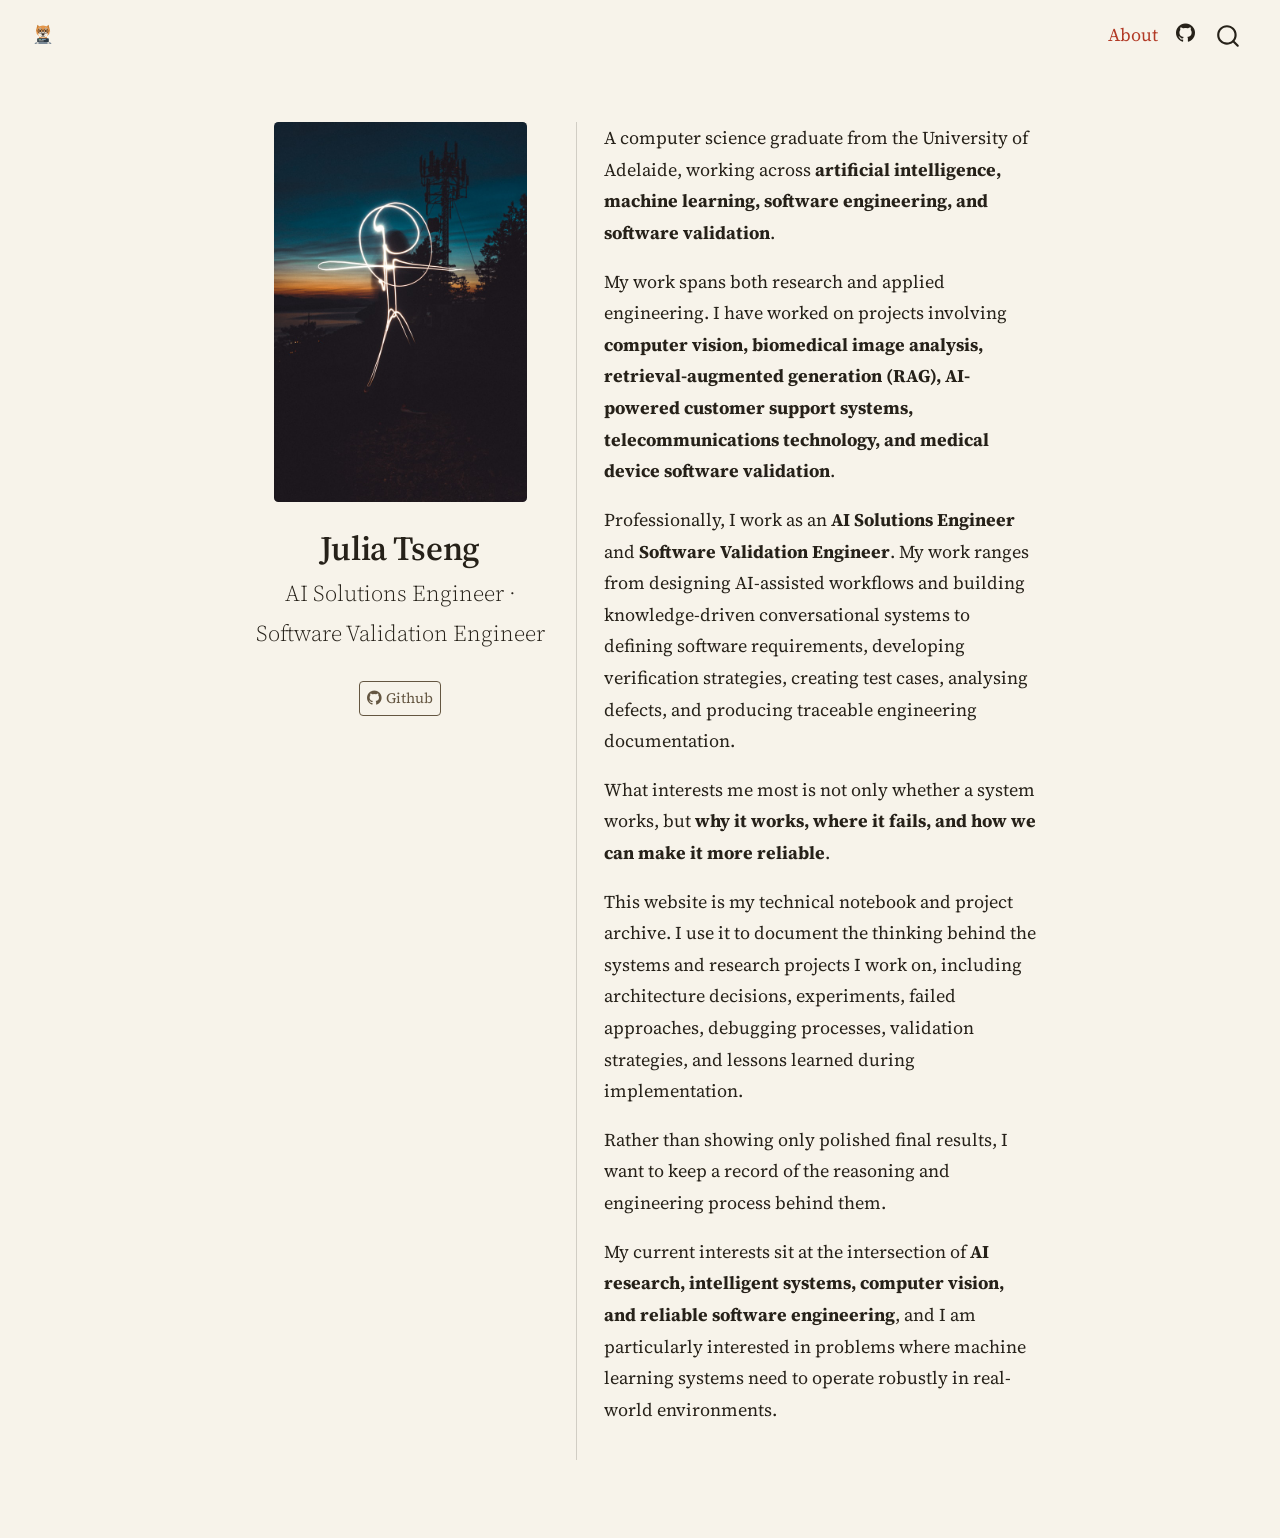
<file: about.html>
<!DOCTYPE html>
<html xmlns="http://www.w3.org/1999/xhtml" lang="en" xml:lang="en"><head>

<meta charset="utf-8">
<meta name="generator" content="quarto-1.10.19">

<meta name="viewport" content="width=device-width, initial-scale=1.0, user-scalable=yes">


<title>About – notes.judayori</title>
<style>
/* Default styles provided by pandoc.
** See https://pandoc.org/MANUAL.html#variables-for-html for config info.
*/
span.smallcaps{font-variant: small-caps;}
div.columns{display: flex; gap: 1.5em;}
div.column{flex: auto;}
@media screen {
div.columns{gap: min(4vw, 1.5em);}
div.column{overflow-x: auto;}
}
div.hanging-indent{margin-left: 1.5em; text-indent: -1.5em;}
ul.task-list{list-style: none;}
ul.task-list li input[type="checkbox"] {
  width: 0.8em;
  margin: 0 0.8em 0.2em -1em; /* quarto-specific, see https://github.com/quarto-dev/quarto-cli/issues/4556 */ 
  vertical-align: middle;
}
</style>


<script src="site_libs/quarto-nav/quarto-nav.js"></script>
<script src="site_libs/quarto-nav/headroom.min.js"></script>
<script src="site_libs/clipboard/clipboard.min.js"></script>
<script src="site_libs/quarto-search/autocomplete.umd.js"></script>
<script src="site_libs/quarto-search/fuse.min.js"></script>
<script src="site_libs/quarto-search/quarto-search.js"></script>
<meta name="quarto:offset" content="./">
<link href="./logo.svg" rel="icon" type="image/svg+xml">
<script src="site_libs/quarto-html/quarto.js" type="module"></script>
<script src="site_libs/quarto-html/tabsets/tabsets.js" type="module"></script>
<script src="site_libs/quarto-html/popper.min.js"></script>
<script src="site_libs/quarto-html/tippy.umd.min.js"></script>
<link href="site_libs/quarto-html/tippy.css" rel="stylesheet">
<link href="site_libs/quarto-html/quarto-syntax-highlighting-d01a0285907841b456cc330c33c4178b.css" rel="stylesheet" class="quarto-color-scheme" id="quarto-text-highlighting-styles">
<link href="site_libs/quarto-html/quarto-syntax-highlighting-dark-0fdbf094c65d9082aef9456916f93799.css" rel="stylesheet" class="quarto-color-scheme quarto-color-alternate" id="quarto-text-highlighting-styles">
<link href="site_libs/quarto-html/quarto-syntax-highlighting-d01a0285907841b456cc330c33c4178b.css" rel="stylesheet" class="quarto-color-scheme-extra" id="quarto-text-highlighting-styles">
<script src="site_libs/bootstrap/bootstrap.min.js"></script>
<link href="site_libs/bootstrap/bootstrap-icons.css" rel="stylesheet">
<link href="site_libs/bootstrap/bootstrap-621b2b3867d698b3772f600a87738dcc.min.css" rel="stylesheet" append-hash="true" class="quarto-color-scheme" id="quarto-bootstrap" data-mode="light">
<link href="site_libs/bootstrap/bootstrap-dark-71fcf76a8664fe34564ce98ffd46302a.min.css" rel="stylesheet" append-hash="true" class="quarto-color-scheme quarto-color-alternate" id="quarto-bootstrap" data-mode="light">
<link href="site_libs/bootstrap/bootstrap-621b2b3867d698b3772f600a87738dcc.min.css" rel="stylesheet" append-hash="true" class="quarto-color-scheme-extra" id="quarto-bootstrap" data-mode="light">
<script id="quarto-search-options" type="application/json">{
  "location": "navbar",
  "copy-button": false,
  "collapse-after": 3,
  "panel-placement": "end",
  "type": "overlay",
  "limit": 50,
  "keyboard-shortcut": [
    "f",
    "/",
    "s"
  ],
  "show-item-context": false,
  "language": {
    "search-no-results-text": "No results",
    "search-matching-documents-text": "matching documents",
    "search-copy-link-title": "Copy link to search",
    "search-hide-matches-text": "Hide additional matches",
    "search-more-match-text": "more match in this document",
    "search-more-matches-text": "more matches in this document",
    "search-clear-button-title": "Clear",
    "search-text-placeholder": "",
    "search-detached-cancel-button-title": "Cancel",
    "search-submit-button-title": "Submit",
    "search-label": "Search"
  }
}</script>


<link rel="stylesheet" href="styles.css">
</head>

<body class="nav-fixed fullcontent quarto-light">

<div id="quarto-search-results"></div>
  <header id="quarto-header" class="headroom fixed-top">
    <nav class="navbar navbar-expand-lg " data-bs-theme="dark">
      <div class="navbar-container container-fluid">
      <div class="navbar-brand-container mx-auto">
    <a href="./index.html" class="navbar-brand navbar-brand-logo">
    <img src="./logo.svg" alt="一隻戴眼鏡、在筆電前學寫程式的柴犬" class="navbar-logo light-content">
    <img src="./logo.svg" alt="一隻戴眼鏡、在筆電前學寫程式的柴犬" class="navbar-logo dark-content">
    </a>
  </div>
            <div id="quarto-search" class="" title="Search"></div>
          <button class="navbar-toggler" type="button" data-bs-toggle="collapse" data-bs-target="#navbarCollapse" aria-controls="navbarCollapse" role="menu" aria-expanded="false" aria-label="Toggle navigation" onclick="if (window.quartoToggleHeadroom) { window.quartoToggleHeadroom(); }">
  <span class="navbar-toggler-icon"></span>
</button>
          <div class="collapse navbar-collapse" id="navbarCollapse">
            <ul class="navbar-nav navbar-nav-scroll ms-auto">
  <li class="nav-item">
    <a class="nav-link active" href="./about.html" aria-current="page"> 
<span class="menu-text">About</span></a>
  </li>  
  <li class="nav-item compact">
    <a class="nav-link" href="https://github.com/jujuliaa12"> <i class="bi bi-github" role="img">
</i> 
<span class="menu-text"></span></a>
  </li>  
</ul>
          </div> <!-- /navcollapse -->
            <div class="quarto-navbar-tools">
</div>
      </div> <!-- /container-fluid -->
    </nav>
</header>
<!-- content -->
<div id="quarto-content" class="quarto-container page-columns page-rows-contents page-layout-article page-navbar">
<!-- sidebar -->
<!-- margin-sidebar -->
    
<!-- main -->
<div class="quarto-about-trestles">
  <div class="about-entity">
    <img src="profile.jpg" class="about-image
  rounded " style="width: 14em;">
<header id="title-block-header" class="quarto-title-block default">
<div class="quarto-title">
<h1 class="title">Julia Tseng</h1>
<p class="subtitle lead">AI Solutions Engineer · Software Validation Engineer</p>
</div>
<div class="quarto-title-meta">
  </div>
</header>
    <div class="about-links">
  <a href="https://github.com/jujuliaa12" class="about-link" rel="" target="">
    <i class="bi bi-github"></i>
     <span class="about-link-text">Github</span>
  </a>
</div>
  </div>
  <div class="about-contents"><main class="content" id="quarto-document-content">
<p>A computer science graduate from the University of Adelaide, working across <strong>artificial intelligence, machine learning, software engineering, and software validation</strong>.</p>
<p>My work spans both research and applied engineering. I have worked on projects involving <strong>computer vision, biomedical image analysis, retrieval-augmented generation (RAG), AI-powered customer support systems, telecommunications technology, and medical device software validation</strong>.</p>
<p>Professionally, I work as an <strong>AI Solutions Engineer</strong> and <strong>Software Validation Engineer</strong>. My work ranges from designing AI-assisted workflows and building knowledge-driven conversational systems to defining software requirements, developing verification strategies, creating test cases, analysing defects, and producing traceable engineering documentation.</p>
<p>What interests me most is not only whether a system works, but <strong>why it works, where it fails, and how we can make it more reliable</strong>.</p>
<p>This website is my technical notebook and project archive. I use it to document the thinking behind the systems and research projects I work on, including architecture decisions, experiments, failed approaches, debugging processes, validation strategies, and lessons learned during implementation.</p>
<p>Rather than showing only polished final results, I want to keep a record of the reasoning and engineering process behind them.</p>
<p>My current interests sit at the intersection of <strong>AI research, intelligent systems, computer vision, and reliable software engineering</strong>, and I am particularly interested in problems where machine learning systems need to operate robustly in real-world environments.</p>


</main></div>
</div>
 <!-- /main -->
<script id="quarto-html-after-body" type="application/javascript">
  window.document.addEventListener("DOMContentLoaded", function (event) {
    const isCodeAnnotation = (el) => {
      for (const clz of el.classList) {
        if (clz.startsWith('code-annotation-')) {                     
          return true;
        }
      }
      return false;
    }
    const onCopySuccess = function(e) {
      // button target
      const button = e.trigger;
      // don't keep focus
      button.blur();
      // flash "checked"
      button.classList.add('code-copy-button-checked');
      var currentTitle = button.getAttribute("title");
      button.setAttribute("title", "Copied!");
      let tooltip;
      if (window.bootstrap) {
        button.setAttribute("data-bs-toggle", "tooltip");
        button.setAttribute("data-bs-placement", "left");
        button.setAttribute("data-bs-title", "Copied!");
        tooltip = new bootstrap.Tooltip(button, 
          { trigger: "manual", 
            customClass: "code-copy-button-tooltip",
            offset: [0, -8]});
        tooltip.show();    
      }
      setTimeout(function() {
        if (tooltip) {
          tooltip.hide();
          button.removeAttribute("data-bs-title");
          button.removeAttribute("data-bs-toggle");
          button.removeAttribute("data-bs-placement");
        }
        button.setAttribute("title", currentTitle);
        button.classList.remove('code-copy-button-checked');
      }, 1000);
      // clear code selection
      e.clearSelection();
    }
    const getTextToCopy = function(trigger) {
      const outerScaffold = trigger.parentElement.cloneNode(true);
      const codeEl = outerScaffold.querySelector('code');
      for (const childEl of codeEl.children) {
        if (isCodeAnnotation(childEl)) {
          childEl.remove();
        }
      }
      return codeEl.innerText;
    }
    const clipboard = new window.ClipboardJS('.code-copy-button:not([data-in-quarto-modal])', {
      text: getTextToCopy
    });
    clipboard.on('success', onCopySuccess);
    if (window.document.getElementById('quarto-embedded-source-code-modal')) {
      const clipboardModal = new window.ClipboardJS('.code-copy-button[data-in-quarto-modal]', {
        text: getTextToCopy,
        container: window.document.getElementById('quarto-embedded-source-code-modal')
      });
      clipboardModal.on('success', onCopySuccess);
    }
      var localhostRegex = new RegExp(/^(?:http|https):\/\/localhost\:?[0-9]*\//);
      var mailtoRegex = new RegExp(/^mailto:/);
        var filterRegex = new RegExp("https:\/\/blog\.judayori\.com\/");
      var isInternal = (href) => {
          return filterRegex.test(href) || localhostRegex.test(href) || mailtoRegex.test(href);
      }
      // Inspect non-navigation links and adorn them if external
     var links = window.document.querySelectorAll('a[href]:not(.nav-link):not(.navbar-brand):not(.toc-action):not(.sidebar-link):not(.sidebar-item-toggle):not(.pagination-link):not(.no-external):not([aria-hidden]):not(.dropdown-item):not(.quarto-navigation-tool):not(.about-link)');
      for (var i=0; i<links.length; i++) {
        const link = links[i];
        if (!isInternal(link.href)) {
          // undo the damage that might have been done by quarto-nav.js in the case of
          // links that we want to consider external
          if (link.dataset.originalHref !== undefined) {
            link.href = link.dataset.originalHref;
          }
        }
      }
    function tippyHover(el, contentFn, onTriggerFn, onUntriggerFn) {
      const config = {
        allowHTML: true,
        maxWidth: 500,
        delay: 100,
        arrow: false,
        appendTo: function(el) {
            return el.parentElement;
        },
        interactive: true,
        interactiveBorder: 10,
        theme: 'quarto',
        placement: 'bottom-start',
      };
      if (contentFn) {
        config.content = contentFn;
      }
      if (onTriggerFn) {
        config.onTrigger = onTriggerFn;
      }
      if (onUntriggerFn) {
        config.onUntrigger = onUntriggerFn;
      }
      window.tippy(el, config); 
    }
    const noterefs = window.document.querySelectorAll('a[role="doc-noteref"]');
    for (var i=0; i<noterefs.length; i++) {
      const ref = noterefs[i];
      tippyHover(ref, function() {
        // use id or data attribute instead here
        let href = ref.getAttribute('data-footnote-href') || ref.getAttribute('href');
        try { href = new URL(href).hash; } catch {}
        const id = href.replace(/^#\/?/, "");
        const note = window.document.getElementById(id);
        if (note) {
          return note.innerHTML;
        } else {
          return "";
        }
      });
    }
    const xrefs = window.document.querySelectorAll('a.quarto-xref');
    const processXRef = (id, note) => {
      // Strip column container classes
      const stripColumnClz = (el) => {
        el.classList.remove("page-full", "page-columns");
        if (el.children) {
          for (const child of el.children) {
            stripColumnClz(child);
          }
        }
      }
      stripColumnClz(note)
      if (id === null || id.startsWith('sec-')) {
        // Special case sections, only their first couple elements
        const container = document.createElement("div");
        if (note.children && note.children.length > 2) {
          container.appendChild(note.children[0].cloneNode(true));
          for (let i = 1; i < note.children.length; i++) {
            const child = note.children[i];
            if (child.tagName === "P" && child.innerText === "") {
              continue;
            } else {
              container.appendChild(child.cloneNode(true));
              break;
            }
          }
          if (window.Quarto?.typesetMath) {
            window.Quarto.typesetMath(container);
          }
          return container.innerHTML
        } else {
          if (window.Quarto?.typesetMath) {
            window.Quarto.typesetMath(note);
          }
          return note.innerHTML;
        }
      } else {
        // Remove any anchor links if they are present
        const anchorLink = note.querySelector('a.anchorjs-link');
        if (anchorLink) {
          anchorLink.remove();
        }
        if (window.Quarto?.typesetMath) {
          window.Quarto.typesetMath(note);
        }
        if (note.classList.contains("callout")) {
          return note.outerHTML;
        } else {
          return note.innerHTML;
        }
      }
    }
    for (var i=0; i<xrefs.length; i++) {
      const xref = xrefs[i];
      tippyHover(xref, undefined, function(instance) {
        instance.disable();
        let url = xref.getAttribute('href');
        let hash = undefined; 
        if (url.startsWith('#')) {
          hash = url;
        } else {
          try { hash = new URL(url).hash; } catch {}
        }
        if (hash) {
          const id = hash.replace(/^#\/?/, "");
          const note = window.document.getElementById(id);
          if (note !== null) {
            try {
              const html = processXRef(id, note.cloneNode(true));
              instance.setContent(html);
            } finally {
              instance.enable();
              instance.show();
            }
          } else {
            // See if we can fetch this
            fetch(url.split('#')[0])
            .then(res => res.text())
            .then(html => {
              const parser = new DOMParser();
              const htmlDoc = parser.parseFromString(html, "text/html");
              const note = htmlDoc.getElementById(id);
              if (note !== null) {
                const html = processXRef(id, note);
                instance.setContent(html);
              } 
            }).finally(() => {
              instance.enable();
              instance.show();
            });
          }
        } else {
          // See if we can fetch a full url (with no hash to target)
          // This is a special case and we should probably do some content thinning / targeting
          fetch(url)
          .then(res => res.text())
          .then(html => {
            const parser = new DOMParser();
            const htmlDoc = parser.parseFromString(html, "text/html");
            const note = htmlDoc.querySelector('main.content');
            if (note !== null) {
              // This should only happen for chapter cross references
              // (since there is no id in the URL)
              // remove the first header
              if (note.children.length > 0 && note.children[0].tagName === "HEADER") {
                note.children[0].remove();
              }
              const html = processXRef(null, note);
              instance.setContent(html);
            } 
          }).finally(() => {
            instance.enable();
            instance.show();
          });
        }
      }, function(instance) {
      });
    }
        let selectedAnnoteEl;
        const selectorForAnnotation = ( cell, annotation) => {
          let cellAttr = 'data-code-cell="' + cell + '"';
          let lineAttr = 'data-code-annotation="' +  annotation + '"';
          const selector = 'span[' + cellAttr + '][' + lineAttr + ']';
          return selector;
        }
        const selectCodeLines = (annoteEl) => {
          const doc = window.document;
          const targetCell = annoteEl.getAttribute("data-target-cell");
          const targetAnnotation = annoteEl.getAttribute("data-target-annotation");
          const annoteSpan = window.document.querySelector(selectorForAnnotation(targetCell, targetAnnotation));
          const lines = annoteSpan.getAttribute("data-code-lines").split(",");
          const lineIds = lines.map((line) => {
            return targetCell + "-" + line;
          })
          let top = null;
          let height = null;
          let parent = null;
          if (lineIds.length > 0) {
              //compute the position of the single el (top and bottom and make a div)
              const el = window.document.getElementById(lineIds[0]);
              top = el.offsetTop;
              height = el.offsetHeight;
              parent = el.parentElement.parentElement;
            if (lineIds.length > 1) {
              const lastEl = window.document.getElementById(lineIds[lineIds.length - 1]);
              const bottom = lastEl.offsetTop + lastEl.offsetHeight;
              height = bottom - top;
            }
            if (top !== null && height !== null && parent !== null) {
              // cook up a div (if necessary) and position it 
              let div = window.document.getElementById("code-annotation-line-highlight");
              if (div === null) {
                div = window.document.createElement("div");
                div.setAttribute("id", "code-annotation-line-highlight");
                div.style.position = 'absolute';
                parent.appendChild(div);
              }
              div.style.top = top - 2 + "px";
              div.style.height = height + 4 + "px";
              div.style.left = 0;
              let gutterDiv = window.document.getElementById("code-annotation-line-highlight-gutter");
              if (gutterDiv === null) {
                gutterDiv = window.document.createElement("div");
                gutterDiv.setAttribute("id", "code-annotation-line-highlight-gutter");
                gutterDiv.style.position = 'absolute';
                const codeCell = window.document.getElementById(targetCell);
                const gutter = codeCell.querySelector('.code-annotation-gutter');
                gutter.appendChild(gutterDiv);
              }
              gutterDiv.style.top = top - 2 + "px";
              gutterDiv.style.height = height + 4 + "px";
            }
            selectedAnnoteEl = annoteEl;
          }
        };
        const unselectCodeLines = () => {
          const elementsIds = ["code-annotation-line-highlight", "code-annotation-line-highlight-gutter"];
          elementsIds.forEach((elId) => {
            const div = window.document.getElementById(elId);
            if (div) {
              div.remove();
            }
          });
          selectedAnnoteEl = undefined;
        };
          // Handle positioning of the toggle
      window.addEventListener(
        "resize",
        throttle(() => {
          elRect = undefined;
          if (selectedAnnoteEl) {
            selectCodeLines(selectedAnnoteEl);
          }
        }, 10)
      );
      function throttle(fn, ms) {
      let throttle = false;
      let timer;
        return (...args) => {
          if(!throttle) { // first call gets through
              fn.apply(this, args);
              throttle = true;
          } else { // all the others get throttled
              if(timer) clearTimeout(timer); // cancel #2
              timer = setTimeout(() => {
                fn.apply(this, args);
                timer = throttle = false;
              }, ms);
          }
        };
      }
        // Attach click handler to the DT
        const annoteDls = window.document.querySelectorAll('dt[data-target-cell]');
        for (const annoteDlNode of annoteDls) {
          annoteDlNode.addEventListener('click', (event) => {
            const clickedEl = event.target;
            if (clickedEl !== selectedAnnoteEl) {
              unselectCodeLines();
              const activeEl = window.document.querySelector('dt[data-target-cell].code-annotation-active');
              if (activeEl) {
                activeEl.classList.remove('code-annotation-active');
              }
              selectCodeLines(clickedEl);
              clickedEl.classList.add('code-annotation-active');
            } else {
              // Unselect the line
              unselectCodeLines();
              clickedEl.classList.remove('code-annotation-active');
            }
          });
        }
    const findCites = (el) => {
      const parentEl = el.parentElement;
      if (parentEl) {
        const cites = parentEl.dataset.cites;
        if (cites) {
          return {
            el,
            cites: cites.split(' ')
          };
        } else {
          return findCites(el.parentElement)
        }
      } else {
        return undefined;
      }
    };
    var bibliorefs = window.document.querySelectorAll('a[role="doc-biblioref"]');
    for (var i=0; i<bibliorefs.length; i++) {
      const ref = bibliorefs[i];
      const citeInfo = findCites(ref);
      if (citeInfo) {
        tippyHover(citeInfo.el, function() {
          var popup = window.document.createElement('div');
          citeInfo.cites.forEach(function(cite) {
            var citeDiv = window.document.createElement('div');
            citeDiv.classList.add('hanging-indent');
            citeDiv.classList.add('csl-entry');
            var biblioDiv = window.document.getElementById('ref-' + cite);
            if (biblioDiv) {
              citeDiv.innerHTML = biblioDiv.innerHTML;
            }
            popup.appendChild(citeDiv);
          });
          return popup.innerHTML;
        });
      }
    }
  });
  </script>
</div> <!-- /content -->




</body></html>
</file>
<file: site_libs/quarto-html/tippy.css>
.tippy-box[data-animation=fade][data-state=hidden]{opacity:0}[data-tippy-root]{max-width:calc(100vw - 10px)}.tippy-box{position:relative;background-color:#333;color:#fff;border-radius:4px;font-size:14px;line-height:1.4;white-space:normal;outline:0;transition-property:transform,visibility,opacity}.tippy-box[data-placement^=top]>.tippy-arrow{bottom:0}.tippy-box[data-placement^=top]>.tippy-arrow:before{bottom:-7px;left:0;border-width:8px 8px 0;border-top-color:initial;transform-origin:center top}.tippy-box[data-placement^=bottom]>.tippy-arrow{top:0}.tippy-box[data-placement^=bottom]>.tippy-arrow:before{top:-7px;left:0;border-width:0 8px 8px;border-bottom-color:initial;transform-origin:center bottom}.tippy-box[data-placement^=left]>.tippy-arrow{right:0}.tippy-box[data-placement^=left]>.tippy-arrow:before{border-width:8px 0 8px 8px;border-left-color:initial;right:-7px;transform-origin:center left}.tippy-box[data-placement^=right]>.tippy-arrow{left:0}.tippy-box[data-placement^=right]>.tippy-arrow:before{left:-7px;border-width:8px 8px 8px 0;border-right-color:initial;transform-origin:center right}.tippy-box[data-inertia][data-state=visible]{transition-timing-function:cubic-bezier(.54,1.5,.38,1.11)}.tippy-arrow{width:16px;height:16px;color:#333}.tippy-arrow:before{content:"";position:absolute;border-color:transparent;border-style:solid}.tippy-content{position:relative;padding:5px 9px;z-index:1}
</file>
<file: site_libs/quarto-html/quarto-syntax-highlighting-d01a0285907841b456cc330c33c4178b.css>
/* quarto syntax highlight colors */
:root {
  --quarto-hl-ot-color: #003B4F;
  --quarto-hl-at-color: #657422;
  --quarto-hl-ss-color: #20794D;
  --quarto-hl-an-color: #5E5E5E;
  --quarto-hl-fu-color: #4758AB;
  --quarto-hl-st-color: #20794D;
  --quarto-hl-cf-color: #003B4F;
  --quarto-hl-op-color: #5E5E5E;
  --quarto-hl-er-color: #AD0000;
  --quarto-hl-bn-color: #AD0000;
  --quarto-hl-al-color: #AD0000;
  --quarto-hl-va-color: #111111;
  --quarto-hl-bu-color: inherit;
  --quarto-hl-ex-color: inherit;
  --quarto-hl-pp-color: #AD0000;
  --quarto-hl-in-color: #5E5E5E;
  --quarto-hl-vs-color: #20794D;
  --quarto-hl-wa-color: #5E5E5E;
  --quarto-hl-do-color: #5E5E5E;
  --quarto-hl-im-color: #00769E;
  --quarto-hl-ch-color: #20794D;
  --quarto-hl-dt-color: #AD0000;
  --quarto-hl-fl-color: #AD0000;
  --quarto-hl-co-color: #5E5E5E;
  --quarto-hl-cv-color: #5E5E5E;
  --quarto-hl-cn-color: #8f5902;
  --quarto-hl-sc-color: #5E5E5E;
  --quarto-hl-dv-color: #AD0000;
  --quarto-hl-kw-color: #003B4F;
}

/* other quarto variables */
:root {
  --quarto-font-monospace: IBM Plex Mono;
}

/* syntax highlight based on Pandoc's rules */
pre > code.sourceCode > span {
  color: #003B4F;
}

code.sourceCode > span {
  color: #003B4F;
}

div.sourceCode,
div.sourceCode pre.sourceCode {
  color: #003B4F;
}

/* Normal */
code span {
  color: #003B4F;
}

/* Alert */
code span.al {
  color: #AD0000;
  font-style: inherit;
}

/* Annotation */
code span.an {
  color: #5E5E5E;
  font-style: inherit;
}

/* Attribute */
code span.at {
  color: #657422;
  font-style: inherit;
}

/* BaseN */
code span.bn {
  color: #AD0000;
  font-style: inherit;
}

/* BuiltIn */
code span.bu {
  font-style: inherit;
}

/* ControlFlow */
code span.cf {
  color: #003B4F;
  font-weight: bold;
  font-style: inherit;
}

/* Char */
code span.ch {
  color: #20794D;
  font-style: inherit;
}

/* Constant */
code span.cn {
  color: #8f5902;
  font-style: inherit;
}

/* Comment */
code span.co {
  color: #5E5E5E;
  font-style: inherit;
}

/* CommentVar */
code span.cv {
  color: #5E5E5E;
  font-style: italic;
}

/* Documentation */
code span.do {
  color: #5E5E5E;
  font-style: italic;
}

/* DataType */
code span.dt {
  color: #AD0000;
  font-style: inherit;
}

/* DecVal */
code span.dv {
  color: #AD0000;
  font-style: inherit;
}

/* Error */
code span.er {
  color: #AD0000;
  font-style: inherit;
}

/* Extension */
code span.ex {
  font-style: inherit;
}

/* Float */
code span.fl {
  color: #AD0000;
  font-style: inherit;
}

/* Function */
code span.fu {
  color: #4758AB;
  font-style: inherit;
}

/* Import */
code span.im {
  color: #00769E;
  font-style: inherit;
}

/* Information */
code span.in {
  color: #5E5E5E;
  font-style: inherit;
}

/* Keyword */
code span.kw {
  color: #003B4F;
  font-weight: bold;
  font-style: inherit;
}

/* Operator */
code span.op {
  color: #5E5E5E;
  font-style: inherit;
}

/* Other */
code span.ot {
  color: #003B4F;
  font-style: inherit;
}

/* Preprocessor */
code span.pp {
  color: #AD0000;
  font-style: inherit;
}

/* SpecialChar */
code span.sc {
  color: #5E5E5E;
  font-style: inherit;
}

/* SpecialString */
code span.ss {
  color: #20794D;
  font-style: inherit;
}

/* String */
code span.st {
  color: #20794D;
  font-style: inherit;
}

/* Variable */
code span.va {
  color: #111111;
  font-style: inherit;
}

/* VerbatimString */
code span.vs {
  color: #20794D;
  font-style: inherit;
}

/* Warning */
code span.wa {
  color: #5E5E5E;
  font-style: italic;
}

.prevent-inlining {
  content: "</";
}

/*# sourceMappingURL=0dfc8f466f03e4d3981425f92c45c7af.css.map */
</file>
<file: site_libs/quarto-html/quarto-syntax-highlighting-dark-0fdbf094c65d9082aef9456916f93799.css>
/* quarto syntax highlight colors */
:root {
  --quarto-hl-al-color: #f07178;
  --quarto-hl-an-color: #d4d0ab;
  --quarto-hl-at-color: #00e0e0;
  --quarto-hl-bn-color: #d4d0ab;
  --quarto-hl-bu-color: #abe338;
  --quarto-hl-ch-color: #abe338;
  --quarto-hl-co-color: #f8f8f2;
  --quarto-hl-cv-color: #ffd700;
  --quarto-hl-cn-color: #ffd700;
  --quarto-hl-cf-color: #ffa07a;
  --quarto-hl-dt-color: #ffa07a;
  --quarto-hl-dv-color: #d4d0ab;
  --quarto-hl-do-color: #f8f8f2;
  --quarto-hl-er-color: #f07178;
  --quarto-hl-ex-color: #00e0e0;
  --quarto-hl-fl-color: #d4d0ab;
  --quarto-hl-fu-color: #ffa07a;
  --quarto-hl-im-color: #abe338;
  --quarto-hl-in-color: #d4d0ab;
  --quarto-hl-kw-color: #ffa07a;
  --quarto-hl-op-color: #ffa07a;
  --quarto-hl-ot-color: #00e0e0;
  --quarto-hl-pp-color: #dcc6e0;
  --quarto-hl-re-color: #00e0e0;
  --quarto-hl-sc-color: #abe338;
  --quarto-hl-ss-color: #abe338;
  --quarto-hl-st-color: #abe338;
  --quarto-hl-va-color: #00e0e0;
  --quarto-hl-vs-color: #abe338;
  --quarto-hl-wa-color: #dcc6e0;
}

/* other quarto variables */
:root {
  --quarto-font-monospace: IBM Plex Mono;
}

/* syntax highlight based on Pandoc's rules */
pre > code.sourceCode > span {
  color: #f8f8f2;
}

code.sourceCode > span {
  color: #f8f8f2;
}

div.sourceCode,
div.sourceCode pre.sourceCode {
  color: #f8f8f2;
}

/* Normal */
code span {
  color: #f8f8f2;
}

/* Alert */
code span.al {
  color: #f07178;
}

/* Annotation */
code span.an {
  color: #d4d0ab;
}

/* Attribute */
code span.at {
  color: #00e0e0;
}

/* BaseN */
code span.bn {
  color: #d4d0ab;
}

/* BuiltIn */
code span.bu {
  color: #abe338;
}

/* ControlFlow */
code span.cf {
  font-weight: bold;
  color: #ffa07a;
}

/* Char */
code span.ch {
  color: #abe338;
}

/* Constant */
code span.cn {
  color: #ffd700;
}

/* Comment */
code span.co {
  font-style: italic;
  color: #f8f8f2;
}

/* CommentVar */
code span.cv {
  color: #ffd700;
}

/* Documentation */
code span.do {
  color: #f8f8f2;
}

/* DataType */
code span.dt {
  color: #ffa07a;
}

/* DecVal */
code span.dv {
  color: #d4d0ab;
}

/* Error */
code span.er {
  color: #f07178;
  text-decoration: underline;
}

/* Extension */
code span.ex {
  font-weight: bold;
  color: #00e0e0;
}

/* Float */
code span.fl {
  color: #d4d0ab;
}

/* Function */
code span.fu {
  color: #ffa07a;
}

/* Import */
code span.im {
  color: #abe338;
}

/* Information */
code span.in {
  color: #d4d0ab;
}

/* Keyword */
code span.kw {
  font-weight: bold;
  color: #ffa07a;
}

/* Operator */
code span.op {
  color: #ffa07a;
}

/* Other */
code span.ot {
  color: #00e0e0;
}

/* Preprocessor */
code span.pp {
  color: #dcc6e0;
}

/* RegionMarker */
code span.re {
  background-color: #f8f8f2;
  color: #00e0e0;
}

/* SpecialChar */
code span.sc {
  color: #abe338;
}

/* SpecialString */
code span.ss {
  color: #abe338;
}

/* String */
code span.st {
  color: #abe338;
}

/* Variable */
code span.va {
  color: #00e0e0;
}

/* VerbatimString */
code span.vs {
  color: #abe338;
}

/* Warning */
code span.wa {
  color: #dcc6e0;
}

.prevent-inlining {
  content: "</";
}

/*# sourceMappingURL=f9553df4348e3f1ca78eeb0be57b9c41.css.map */
</file>
<file: styles.css>
/* css styles */

/* ── 決策紀錄表（posts/the-decision-nobody-logged）────────────────────────
   原本這段是一張 SVG。改成真的表格，是因為它的內容全部都是文字：
   圖裡唯一在傳遞訊息的形狀只有那個虛線空框，而虛線空框用 CSS 一行就有。
   換成表格之後文字可以被選取、被搜尋、被翻譯，進 RSS 不會壞，
   螢幕閱讀器讀到的是內容本身而不是我寫的 alt。
   顏色刻意跟 blog-figures/*.svg 用同一組，圖和表才像同一套東西；
   紅色取自 _brand.yml，全站只定義一次。 */
.decision-log {
  --dl-red: var(--brand-red);
  --dl-hair: rgba(38, 33, 25, 0.28);
  width: 100%;
  margin: 1.6rem 0 0.6rem;
  border-collapse: collapse;
  font-family: ui-monospace, SFMono-Regular, Menlo, Consolas, monospace;
  font-size: 0.82rem;
  line-height: 1.45;
}

.decision-log caption {
  caption-side: top;
  padding: 0 0 0.45rem;
  border-bottom: 2px solid currentColor;
  color: inherit;
  opacity: 0.75;
  font-size: 0.7rem;
  letter-spacing: 0.18em;
  text-transform: uppercase;
}

.decision-log td {
  padding: 0.5rem 0.6rem 0.5rem 0;
  border-bottom: 1px solid var(--dl-hair);
  vertical-align: baseline;
}

/* 編號欄。保留 09/15/19/21/24/25 的原始編號，讀者才看得出來
   這六列是從 26 列裡挑的，不是編出來的。 */
.decision-log td:first-child {
  width: 3.4em;
  padding-left: 0.6rem;
  opacity: 0.6;
}

/* 選擇器要比 Quarto 的 `td code:not(.sourceCode)` 更具體，
   否則 _brand.yml 的行內程式碼底色會蓋進表格裡。 */
.decision-log td code:not(.sourceCode) {
  font-size: inherit;
  padding: 0;
  background: none;
  color: inherit;
}

/* 那一列不存在的決定。虛線框橫跨兩欄，所以中間那道邊要拿掉。 */
.decision-log tr.absent td {
  border: 1.5px dashed var(--dl-red);
  color: var(--dl-red);
}

.decision-log tr.absent td:first-child { border-right: none; }
.decision-log tr.absent td:last-child { border-left: none; }

.decision-log-note {
  margin: 0.6rem 0 1.4rem;
  color: var(--brand-red);
  font-family: ui-monospace, SFMono-Regular, Menlo, Consolas, monospace;
  font-size: 0.78rem;
}

.decision-log-total {
  margin: 0 0 1.6rem;
  padding-top: 0.5rem;
  border-top: 2px solid currentColor;
  opacity: 0.75;
  font-family: ui-monospace, SFMono-Regular, Menlo, Consolas, monospace;
  font-size: 0.7rem;
  letter-spacing: 0.18em;
  text-transform: uppercase;
}
</file>
